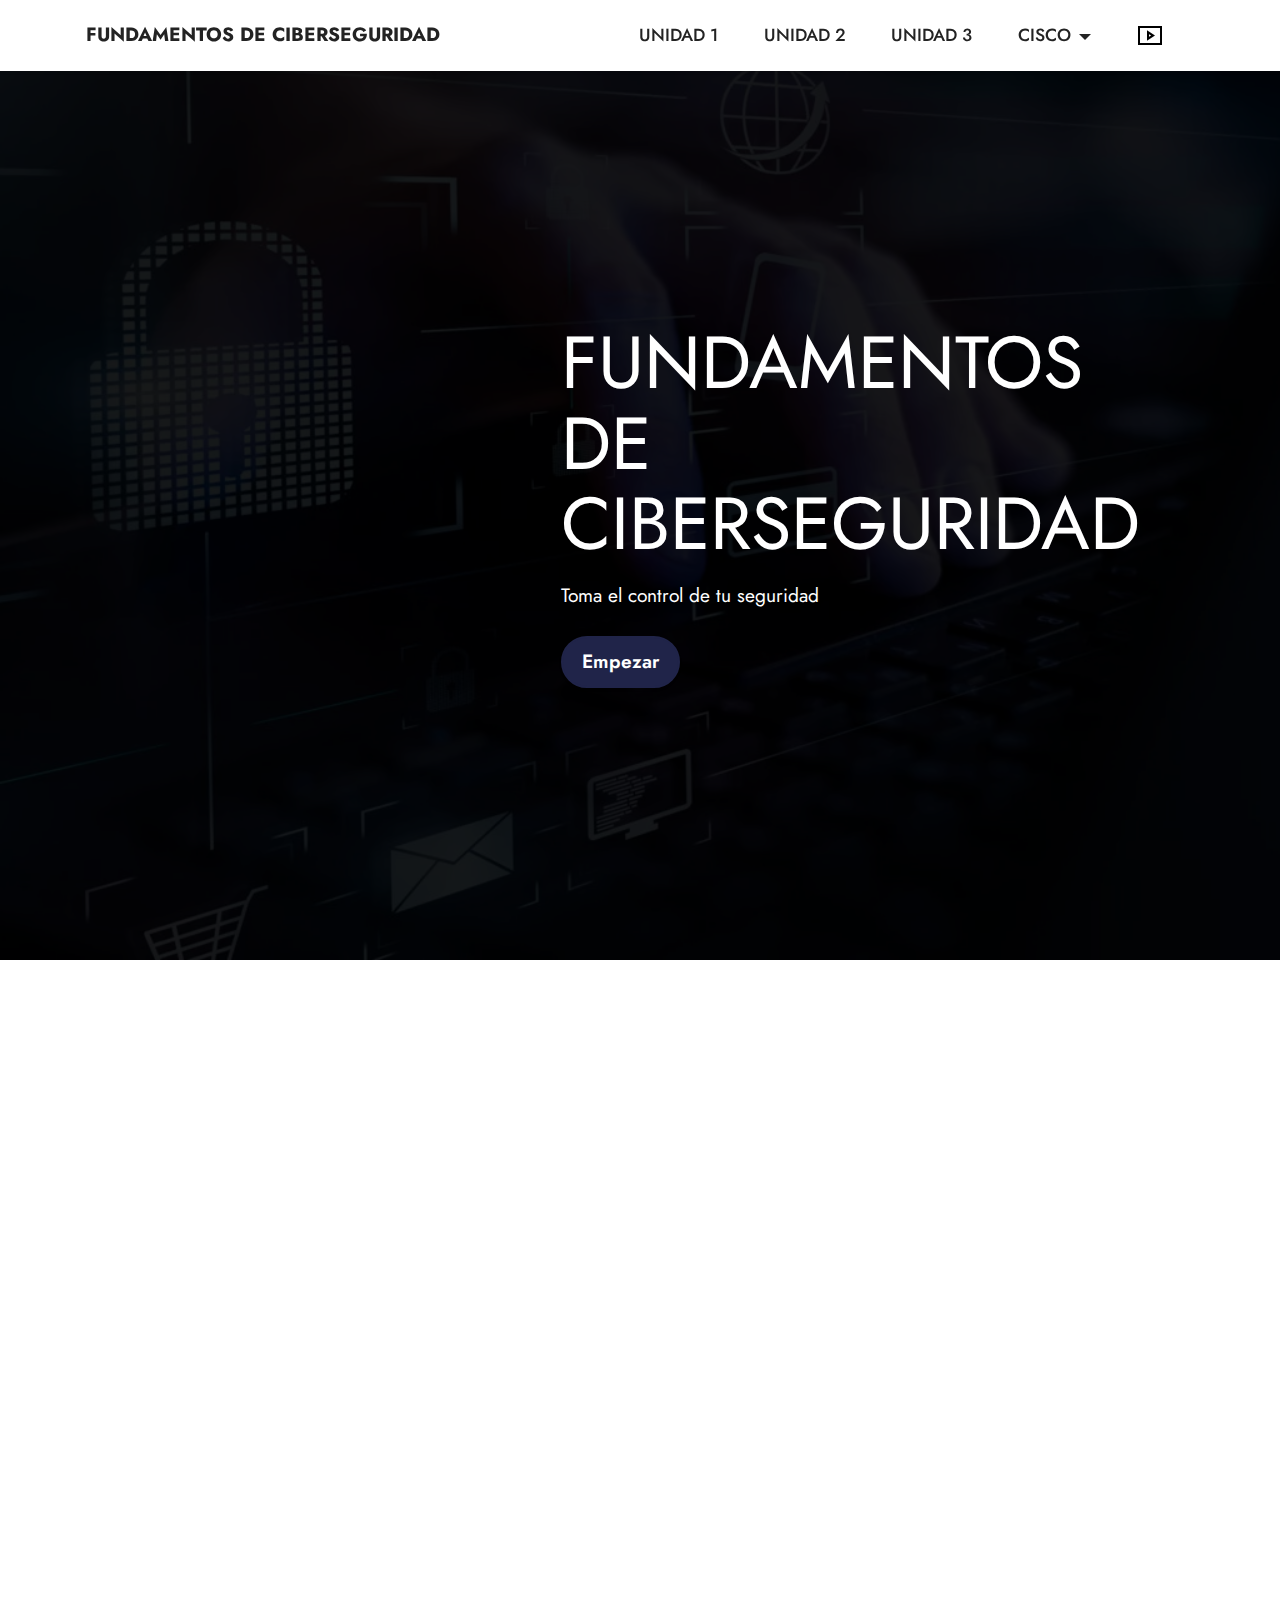
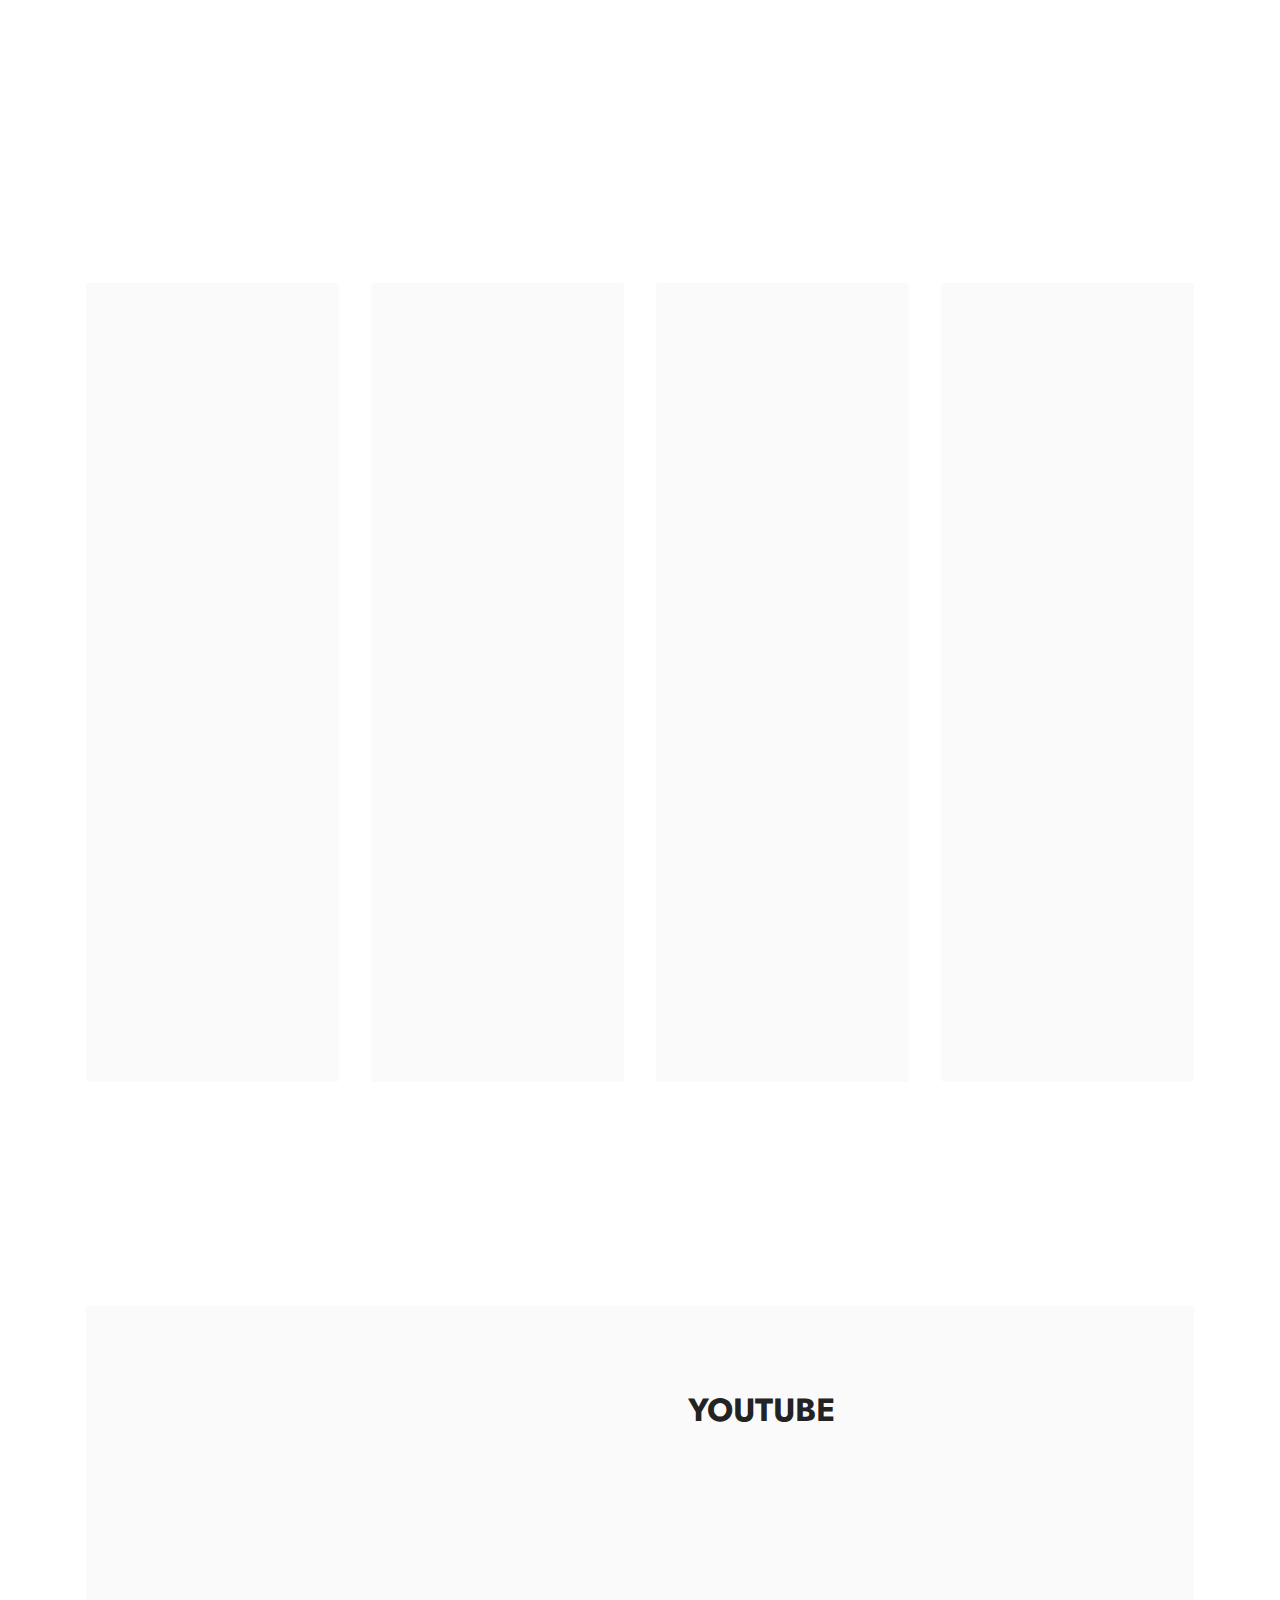
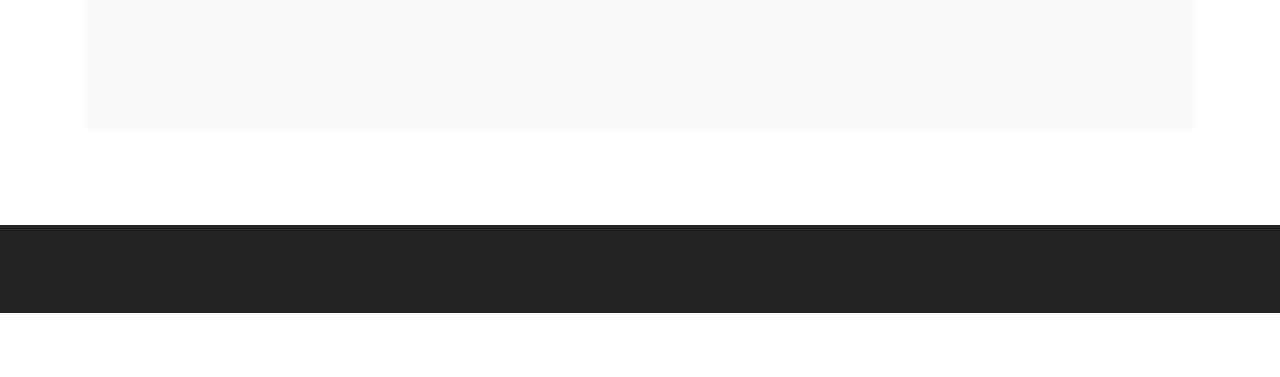
<file: index.html>
<!DOCTYPE html>
<html  >
<head>
  <!-- Site made with Mobirise Website Builder v5.8.4, https://mobirise.com -->
  <meta charset="UTF-8">
  <meta http-equiv="X-UA-Compatible" content="IE=edge">
  <meta name="generator" content="Mobirise v5.8.4, mobirise.com">
  <meta name="viewport" content="width=device-width, initial-scale=1, minimum-scale=1">
  <link rel="shortcut icon" href="assets/images/logo.png" type="image/x-icon">
  <meta name="description" content="">
  
  
  <title>Home</title>
  <link rel="stylesheet" href="assets/web/assets/mobirise-icons2/mobirise2.css">
  <link rel="stylesheet" href="assets/bootstrap/css/bootstrap.min.css">
  <link rel="stylesheet" href="assets/bootstrap/css/bootstrap-grid.min.css">
  <link rel="stylesheet" href="assets/bootstrap/css/bootstrap-reboot.min.css">
  <link rel="stylesheet" href="assets/animatecss/animate.css">
  <link rel="stylesheet" href="assets/dropdown/css/style.css">
  <link rel="stylesheet" href="assets/socicon/css/styles.css">
  <link rel="stylesheet" href="assets/theme/css/style.css">
  <link rel="preload" href="https://fonts.googleapis.com/css?family=Jost:100,200,300,400,500,600,700,800,900,100i,200i,300i,400i,500i,600i,700i,800i,900i&display=swap" as="style" onload="this.onload=null;this.rel='stylesheet'">
  <noscript><link rel="stylesheet" href="https://fonts.googleapis.com/css?family=Jost:100,200,300,400,500,600,700,800,900,100i,200i,300i,400i,500i,600i,700i,800i,900i&display=swap"></noscript>
  <link rel="preload" as="style" href="assets/mobirise/css/mbr-additional.css"><link rel="stylesheet" href="assets/mobirise/css/mbr-additional.css" type="text/css">

  
  
  
</head>
<body>
  
  <section data-bs-version="5.1" class="menu menu3 cid-tCsgJmqTar" once="menu" id="menu3-0">
    
    <nav class="navbar navbar-dropdown navbar-fixed-top navbar-expand-lg">
        <div class="container">
            <div class="navbar-brand">
                
                <span class="navbar-caption-wrap"><a class="navbar-caption text-black display-7" href="https://mobiri.se">FUNDAMENTOS DE CIBERSEGURIDAD</a></span>
            </div>
            <button class="navbar-toggler" type="button" data-toggle="collapse" data-bs-toggle="collapse" data-target="#navbarSupportedContent" data-bs-target="#navbarSupportedContent" aria-controls="navbarNavAltMarkup" aria-expanded="false" aria-label="Toggle navigation">
                <div class="hamburger">
                    <span></span>
                    <span></span>
                    <span></span>
                    <span></span>
                </div>
            </button>
            <div class="collapse navbar-collapse" id="navbarSupportedContent">
                <ul class="navbar-nav nav-dropdown nav-right" data-app-modern-menu="true"><li class="nav-item"><a class="nav-link link text-black display-4" href="https://mobiri.se">UNIDAD 1</a></li>
                    <li class="nav-item"><a class="nav-link link text-black display-4" href="https://mobiri.se">UNIDAD 2</a></li>
                    <li class="nav-item"><a class="nav-link link text-black display-4" href="https://mobiri.se">UNIDAD 3</a>
                    </li><li class="nav-item dropdown"><a class="nav-link link text-black dropdown-toggle display-4" href="https://mobiri.se" data-toggle="dropdown-submenu" data-bs-toggle="dropdown" data-bs-auto-close="outside" aria-expanded="false">CISCO</a><div class="dropdown-menu" aria-labelledby="dropdown-232"><a class="text-black dropdown-item display-4" href="https://mobiri.se">TEMA 1</a><a class="text-black dropdown-item display-4" href="https://mobiri.se">TEMA 2</a><a class="text-black dropdown-item display-4" href="https://mobiri.se">TEMA 3</a><a class="text-black dropdown-item display-4" href="https://mobiri.se">TEMA 4</a><a class="text-black dropdown-item display-4" href="https://mobiri.se">TEMA 5</a><a class="text-black dropdown-item display-4" href="https://mobiri.se">TEMA 6</a><a class="text-black dropdown-item display-4" href="https://mobiri.se">TEMA 7</a><a class="text-black dropdown-item display-4" href="https://mobiri.se">TEMA 8</a></div></li></ul>
                <div class="icons-menu">
                    <a class="iconfont-wrapper" href="https://mobiri.se" target="_blank">
                        <span class="p-2 mbr-iconfont mobi-mbri-video-play mobi-mbri"></span>
                    </a>
                    
                    
                    
                </div>
                
            </div>
        </div>
    </nav>
</section>

<section data-bs-version="5.1" class="header5 cid-tCsgSe872R mbr-fullscreen" id="header5-2">

    

    
    <div class="mbr-overlay" style="opacity: 0.9; background-color: rgb(0, 0, 0);"></div>

    <div class="container">
        <div class="row justify-content-end">
            <div class="col-12 col-lg-7">
                <h1 class="mbr-section-title mbr-fonts-style mbr-white mb-3 display-1">FUNDAMENTOS<br>DE<br>CIBERSEGURIDAD</h1>
                
                <p class="mbr-text mbr-fonts-style mbr-white display-7">
                    Toma el control de tu seguridad</p>
                <div class="mbr-section-btn mt-3"><a class="btn btn-warning display-7" href="https://mobiri.se">Empezar</a></div>
            </div>
        </div>
    </div>
</section>

<section data-bs-version="5.1" class="header15 cid-tCE6E0J2yY" id="header15-3">
    

    
    

    <div class="container">
        <div class="row justify-content-center">
            <div class="col-12 col-md">
                <div class="text-wrapper">
                    <h2 class="mbr-section-title mb-3 mbr-fonts-style display-2"><strong>¿Qué es la ciberseguridad?</strong></h2>
                    <p class="mbr-text mb-3 mbr-fonts-style display-7">
                        La ciberseguridad es la práctica de defender las computadoras, los servidores, los dispositivos móviles, los sistemas electrónicos, las redes y los datos de ataques maliciosos. También se conoce como seguridad de tecnología de la información o seguridad de la información electrónica. El término se aplica en diferentes contextos, desde los negocios hasta la informática móvil, y puede dividirse en algunas categorías comunes.
                    </p>
                    <div class="mbr-section-btn"><a class="btn btn-primary display-4" href="https://latam.kaspersky.com/resource-center/definitions/what-is-cyber-security" target="_blank">Leer más</a></div>
                </div>
            </div>
            <div class="mbr-figure col-12 col-md-7"><iframe class="mbr-embedded-video" src="https://www.youtube.com/embed/0Ro1Ny-SQWY?rel=0&amp;amp;&amp;showinfo=0&amp;autoplay=0&amp;loop=0" width="1280" height="720" frameborder="0" allowfullscreen></iframe></div>
        </div>
    </div>
</section>

<section data-bs-version="5.1" class="features3 cid-tCE6Gj8kSL" id="features3-4">
    
    
    <div class="container">
        <div class="mbr-section-head">
            <h4 class="mbr-section-title mbr-fonts-style align-center mb-0 display-2">
                <strong>CONTENIDO</strong></h4>
            <h5 class="mbr-section-subtitle mbr-fonts-style align-center mb-0 mt-2 display-5">En el presente trabajo abordaremos los temas fundamentales de la ciberseguridad</h5>
        </div>
        <div class="row mt-4">
            <div class="item features-image сol-12 col-md-6 col-lg-3">
                <div class="item-wrapper">
                    <div class="item-img">
                        <img src="assets/images/2-696x330.jpg" alt="Mobirise Website Builder" data-slide-to="0" data-bs-slide-to="0">
                    </div>
                    <div class="item-content">
                        <h5 class="item-title mbr-fonts-style display-7"><strong>TEMA 1: INTRODUCCIÓN A LA CIBERSEGURIDAD</strong></h5>
                        
                        <p class="mbr-text mbr-fonts-style mt-3 display-7">Identifica los riesgos y vulnerabilidades para el análisis de ciberataques, como medidas de prevención en la protección de datos y seguridad en las organizaciones.   del software a desarrollar</p>
                    </div>
                    <div class="mbr-section-btn item-footer mt-2"><a href="" class="btn btn-primary item-btn display-7" target="_blank">Leer más &gt;</a></div>
                </div>
            </div>
            <div class="item features-image сol-12 col-md-6 col-lg-3">
                <div class="item-wrapper">
                    <div class="item-img">
                        <img src="assets/images/tema-1-596x335.jpg" alt="Mobirise Website Builder" data-slide-to="1" data-bs-slide-to="1">
                    </div>
                    <div class="item-content">
                        <h5 class="item-title mbr-fonts-style display-7"><strong>TEMA 2. CONTROL DE LA CIBERSEGURIDAD</strong></h5>
                        
                        <p class="mbr-text mbr-fonts-style mt-3 display-7">Analiza mecanismos de protección de datos en las organizaciones, que permitan la prevención de ciberataques</p>
                    </div>
                    <div class="mbr-section-btn item-footer mt-2"><a href="" class="btn btn-primary item-btn display-7" target="_blank">Leer más &gt;</a></div>
                </div>
            </div>
            <div class="item features-image сol-12 col-md-6 col-lg-3">
                <div class="item-wrapper">
                    <div class="item-img">
                        <img src="assets/images/portada-629x472.jpg" alt="Mobirise Website Builder" data-slide-to="2" data-bs-slide-to="2">
                    </div>
                    <div class="item-content">
                        <h5 class="item-title mbr-fonts-style display-7"><strong>TEMA 3. CIBERSEGURIDAD EN LA TRANSFORMACIÓN DIGITAL</strong></h5>
                        
                        <p class="mbr-text mbr-fonts-style mt-3 display-7">Detecta factores de riesgo en los elementos de la infraestructura tecnológica asociados a la digitalización para proveer seguridad informática a los activos de la organización</p>
                    </div>
                    <div class="mbr-section-btn item-footer mt-2"><a href="" class="btn btn-primary item-btn display-7" target="_blank">Leer más &gt;</a></div>
                </div>
            </div><div class="item features-image сol-12 col-md-6 col-lg-3">
                <div class="item-wrapper">
                    <div class="item-img">
                        <img src="assets/images/wiit-banche-1280x720.jpg.webp" alt="Mobirise Website Builder" data-slide-to="3" data-bs-slide-to="3">
                    </div>
                    <div class="item-content">
                        <h5 class="item-title mbr-fonts-style display-7"><strong>TEMA 4. ASPECTOS LEGALES, REGULATORIOS Y ÉTICOS</strong></h5>
                        
                        <p class="mbr-text mbr-fonts-style mt-3 display-7">Detecta factores de riesgo en los elementos de la infraestructura tecnológica asociados a la digitalización para proveer seguridad informática a los activos de la organización</p>
                    </div>
                    <div class="mbr-section-btn item-footer mt-2"><a href="" class="btn btn-primary item-btn display-7" target="_blank">Leer más &gt;</a></div>
                </div>
            </div>
        </div>
    </div>
</section>

<section data-bs-version="5.1" class="features16 cid-tCE6JXP90c" id="features17-5">
    

    
    
    <div class="container">
        <div class="content-wrapper">
            <div class="row align-items-center">
                <div class="col-12 col-lg-6">
                    <div class="image-wrapper">
                        <img src="assets/images/neta-980x457.png" alt="Mobirise Website Builder">
                    </div>
                </div>
                <div class="col-12 col-lg">
                    <div class="text-wrapper">
                        <h6 class="card-title mbr-fonts-style display-5">
                            <strong>YOUTUBE</strong></h6>
                        <p class="mbr-text mbr-fonts-style mb-4 display-4">
                            Con la finalidad de dar un mejor servicio de aprendizaje en este curso, se creo Netalex, con el proposito de difundir cursos y videos informativos acerca de temas de informatica y ciberseguridad</p>
                        <div class="mbr-section-btn mt-3"><a class="btn btn-primary display-4" href="https://mobiri.se">Ir a Netalex</a></div>
                    </div>
                </div>
            </div>
        </div>
    </div>
</section>

<section data-bs-version="5.1" class="footer7 cid-tCEaA2qooG" once="footers" id="footer7-8">

    

    

    <div class="container">
        <div class="media-container-row align-center mbr-white">
            <div class="col-12">
                <p class="mbr-text mb-0 mbr-fonts-style display-7">
                    © Copyright 2025 Netalex - All Rights Reserved
                </p>
            </div>
        </div>
    </div>
</section><section class="display-7" style="padding: 0;align-items: center;justify-content: center;flex-wrap: wrap;    align-content: center;display: flex;position: relative;height: 4rem;"><a href="https://mobiri.se/2471222" style="flex: 1 1;height: 4rem;position: absolute;width: 100%;z-index: 1;"><img alt="" style="height: 4rem;" src="[data-uri]"></a><p style="margin: 0;text-align: center;" class="display-7">Created with &#8204;</p><a style="z-index:1" href="https://mobirise.com/builder/web-design-program.html">Web Design Program</a></section><script src="assets/bootstrap/js/bootstrap.bundle.min.js"></script>  <script src="assets/smoothscroll/smooth-scroll.js"></script>  <script src="assets/ytplayer/index.js"></script>  <script src="assets/dropdown/js/navbar-dropdown.js"></script>  <script src="assets/theme/js/script.js"></script>  
  
  
 <div id="scrollToTop" class="scrollToTop mbr-arrow-up"><a style="text-align: center;"><i class="mbr-arrow-up-icon mbr-arrow-up-icon-cm cm-icon cm-icon-smallarrow-up"></i></a></div>
    <input name="animation" type="hidden">
  </body>
</html>
</file>
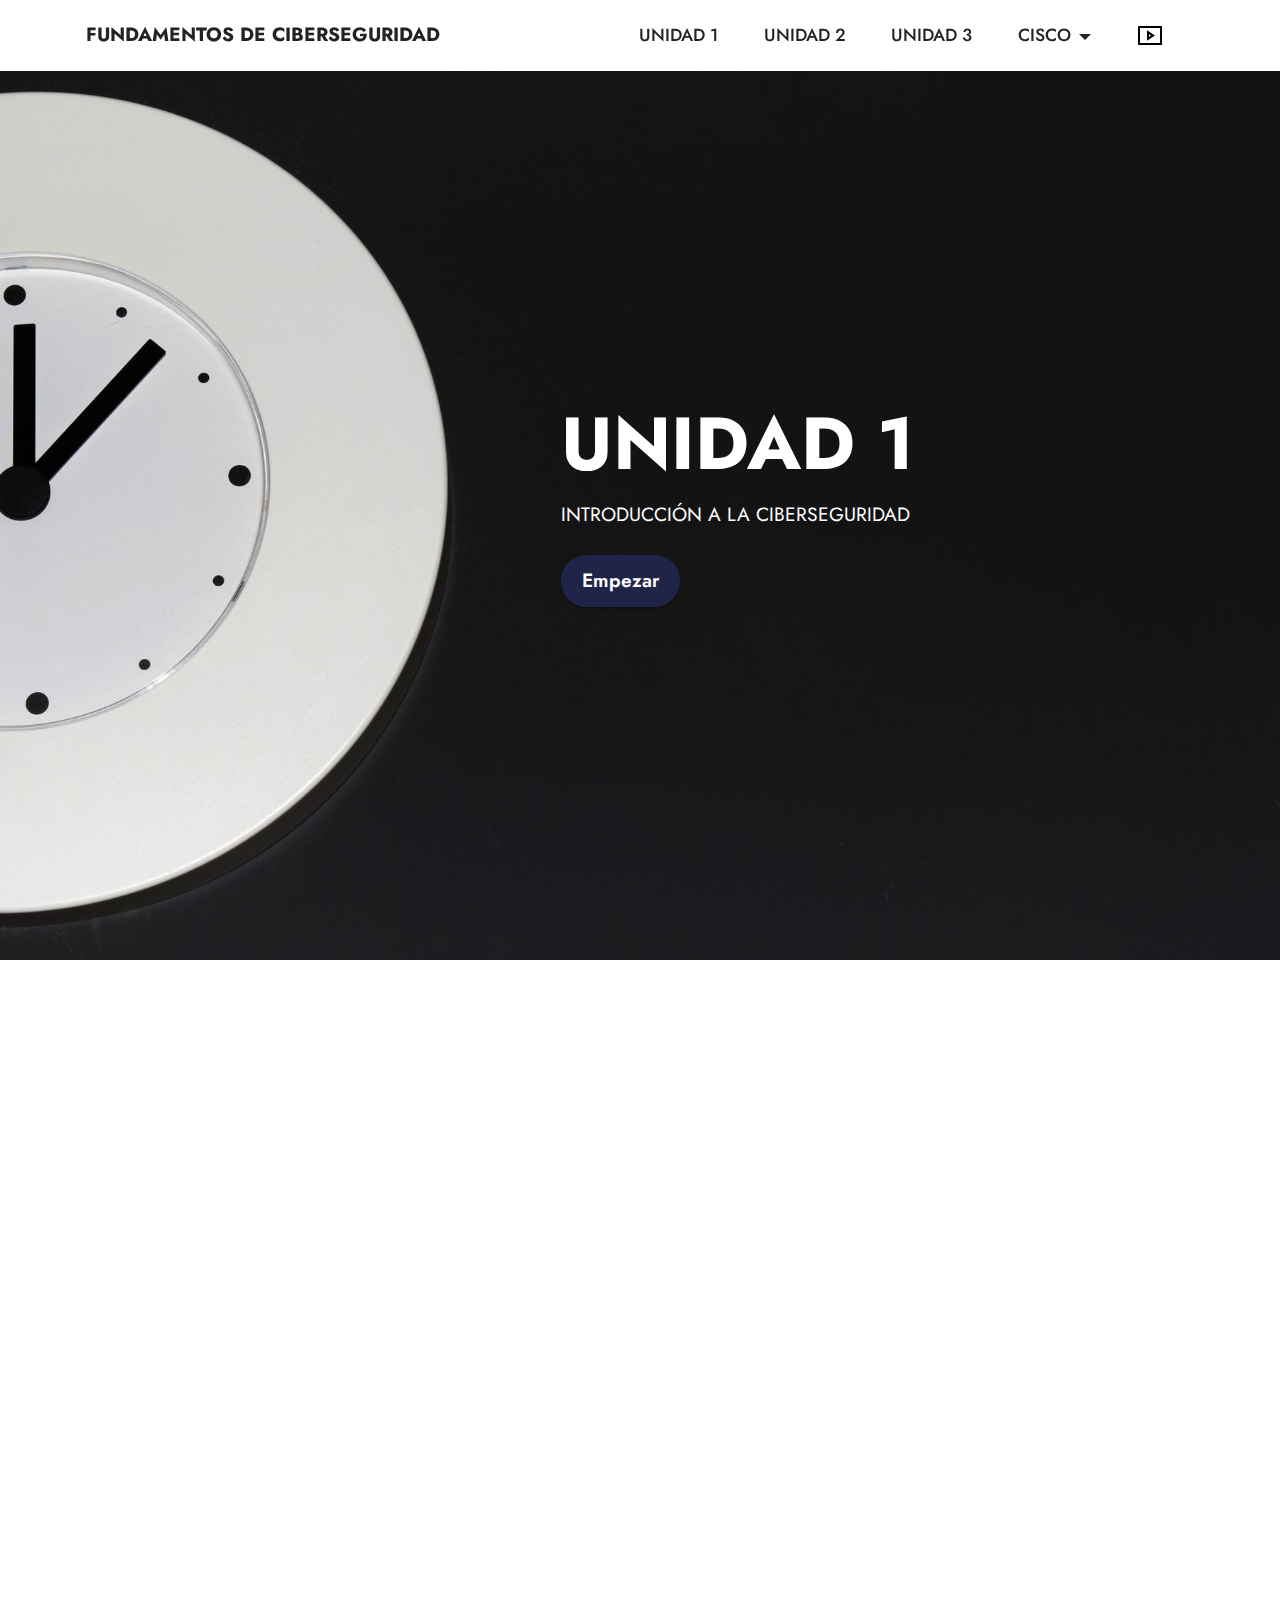
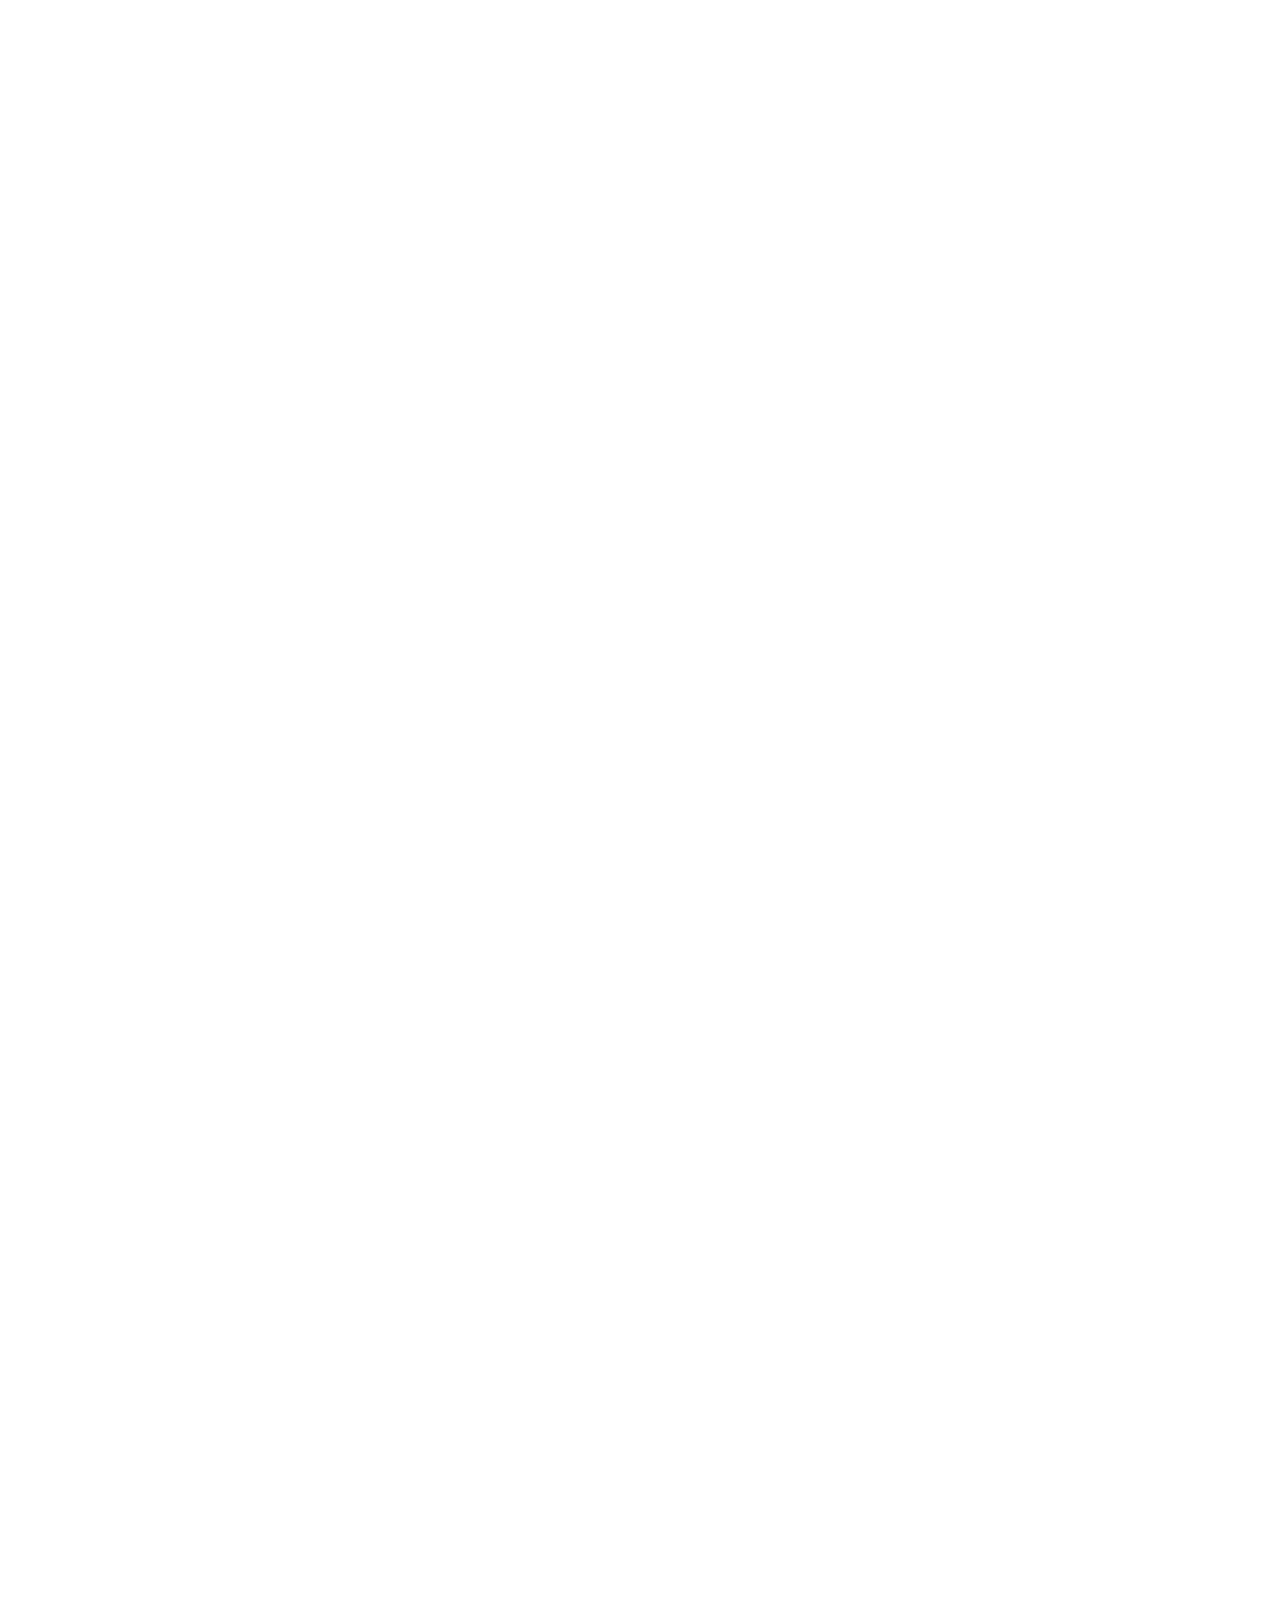
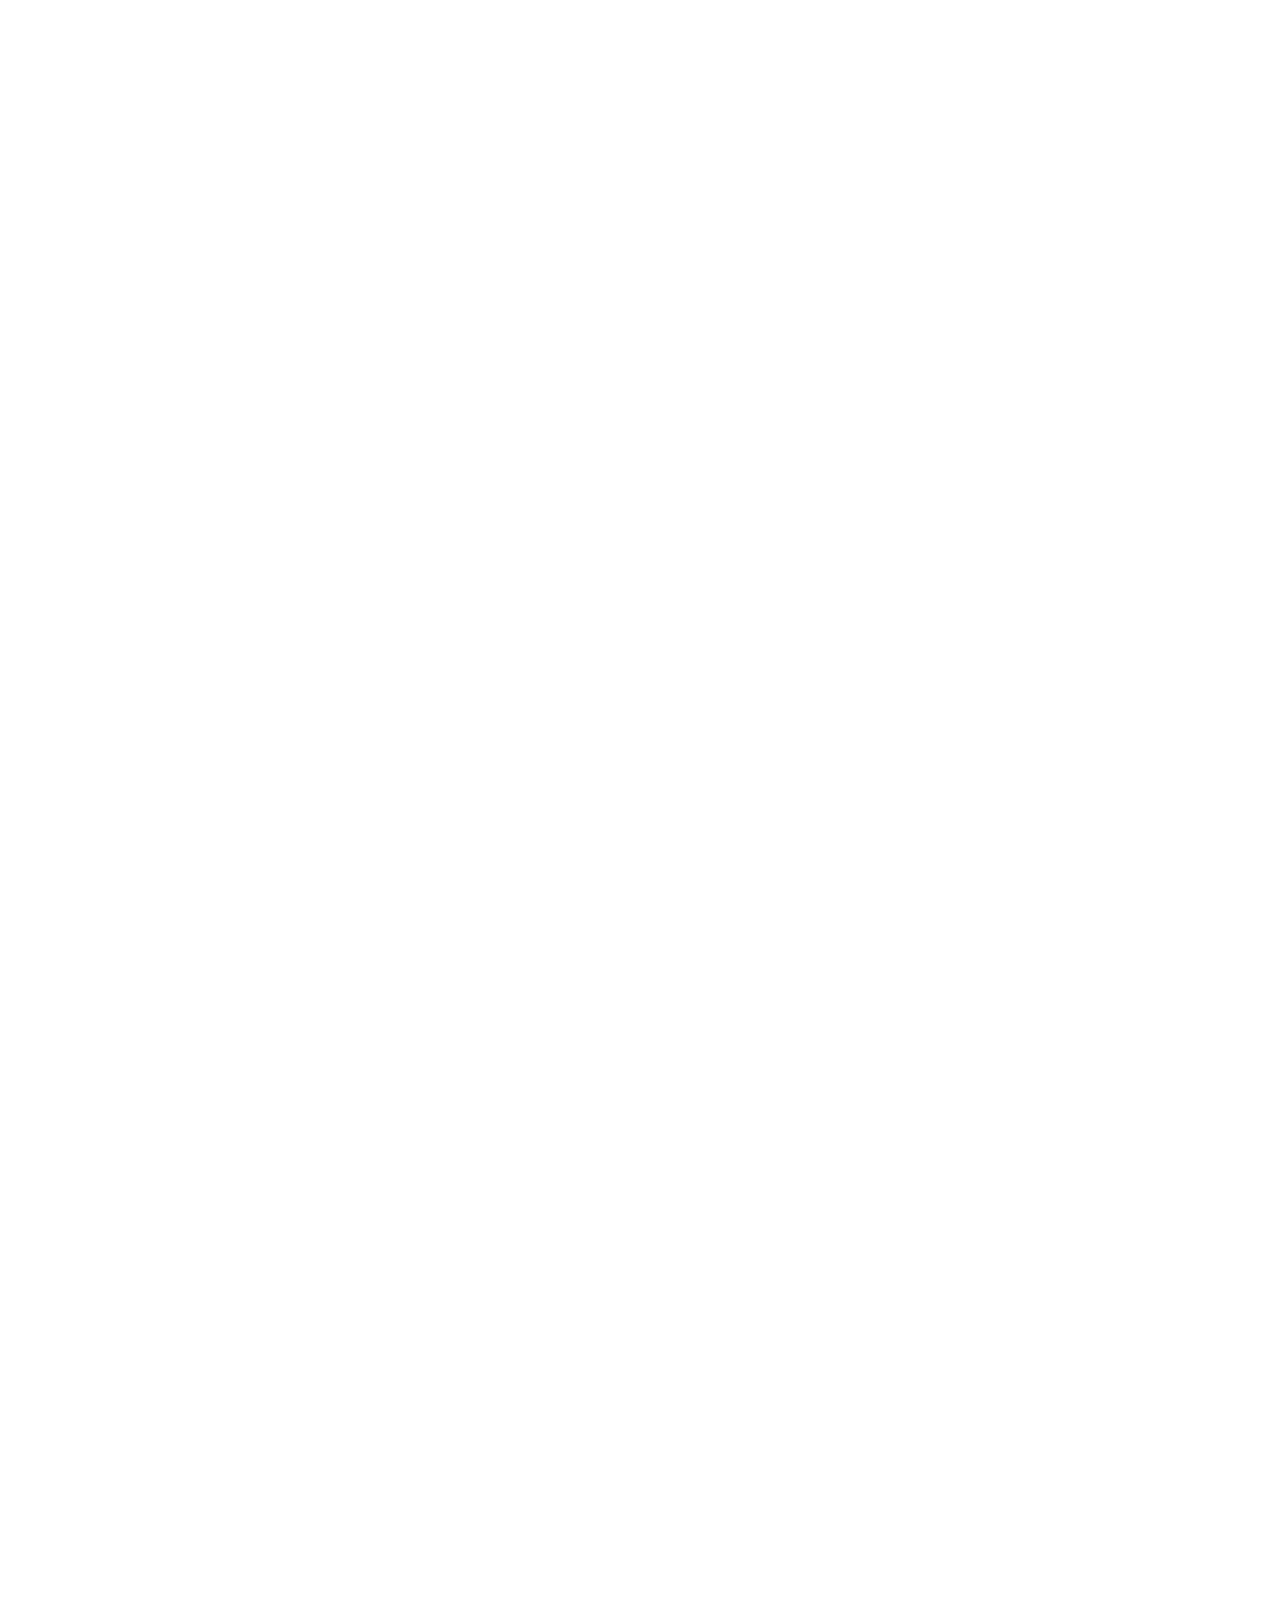
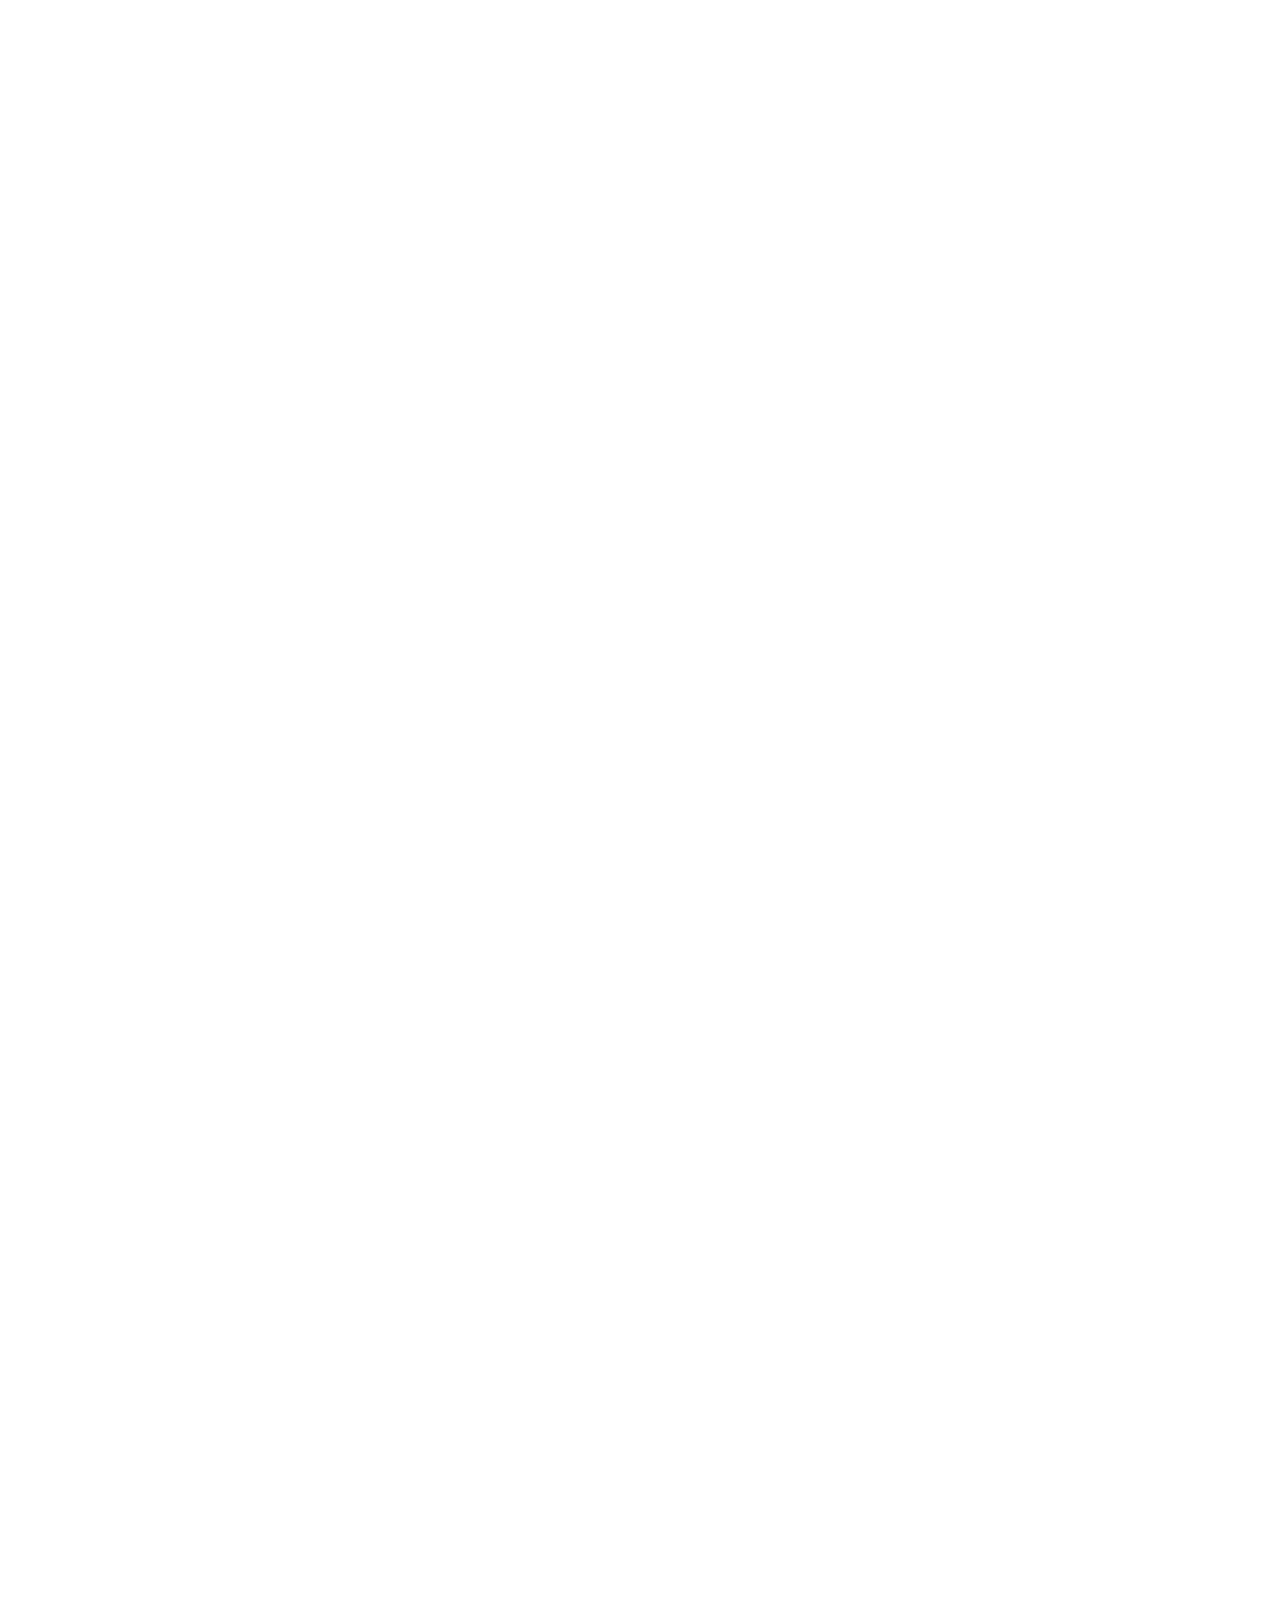
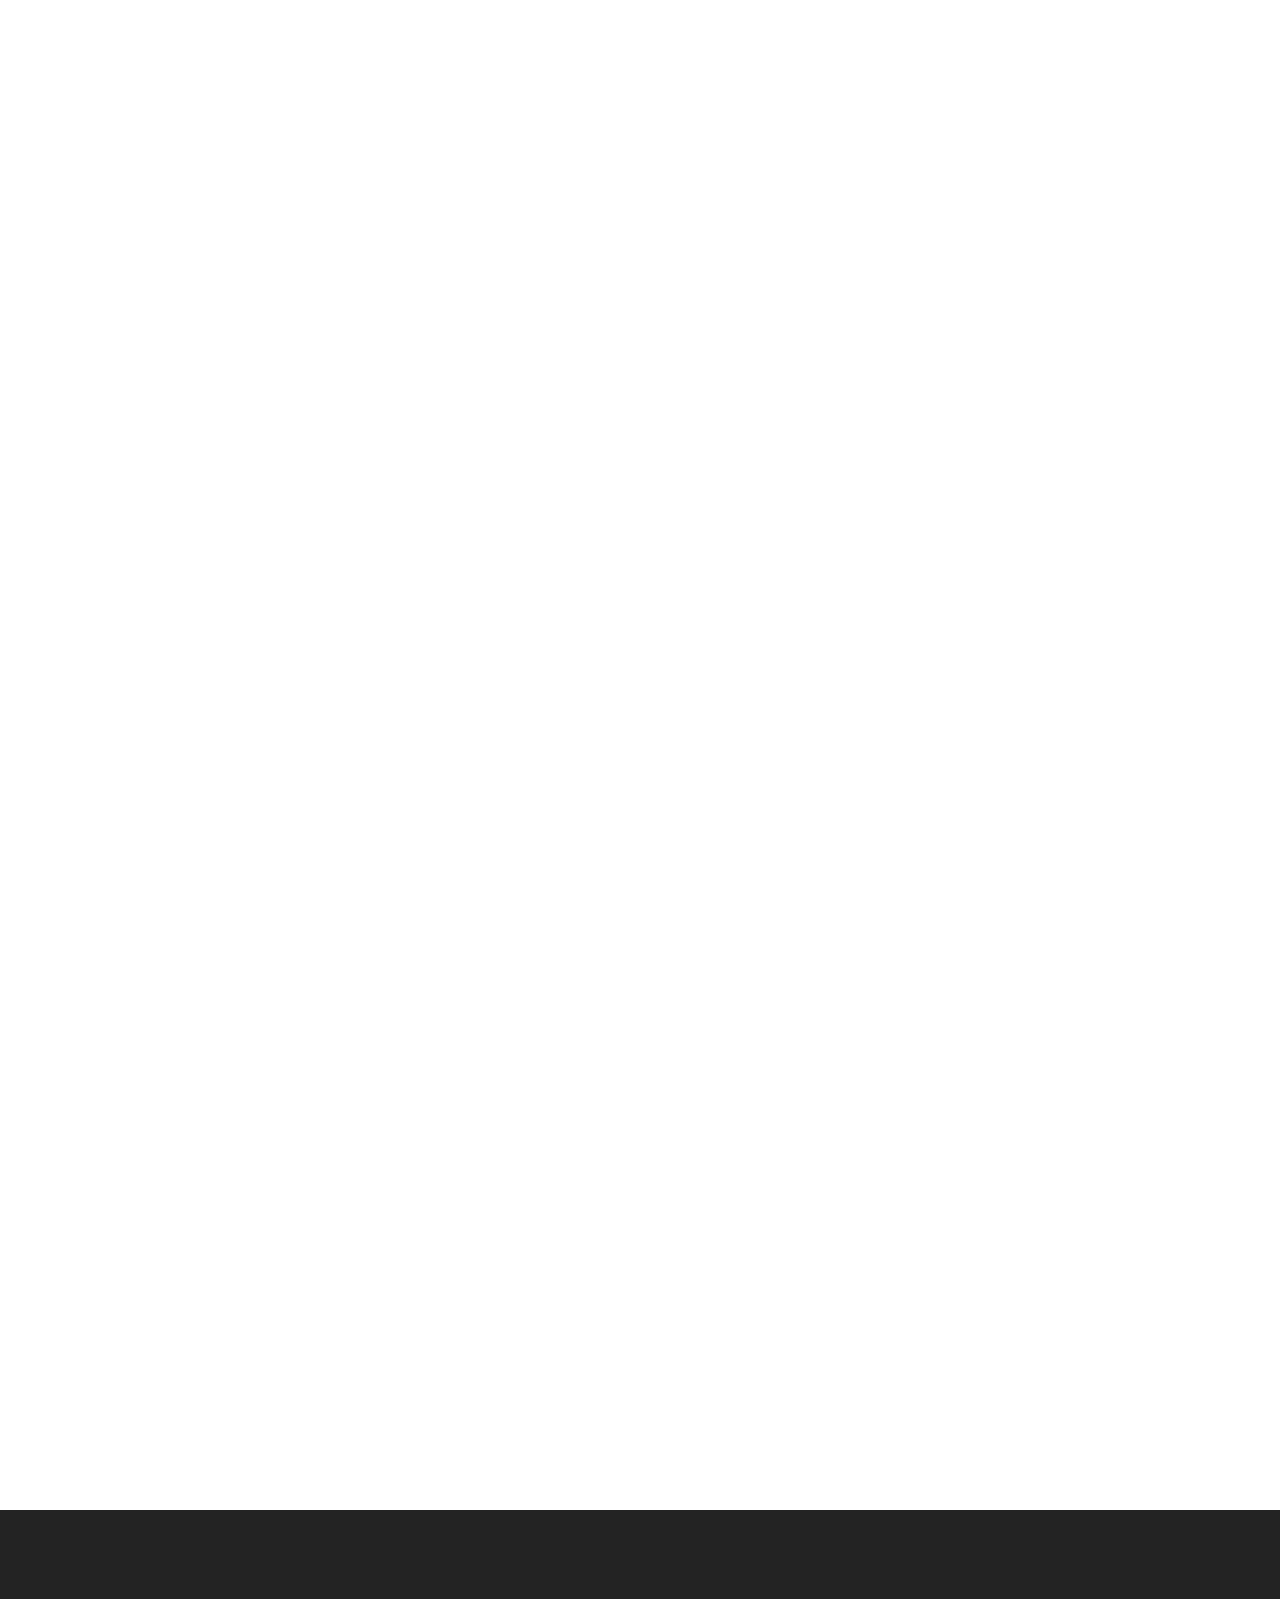
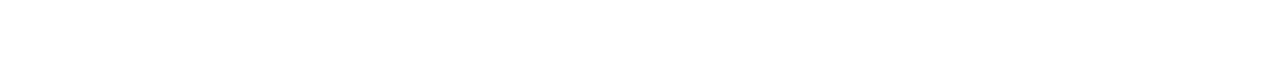
<file: page1.html>
<!DOCTYPE html>
<html  >
<head>
  <!-- Site made with Mobirise Website Builder v5.8.4, https://mobirise.com -->
  <meta charset="UTF-8">
  <meta http-equiv="X-UA-Compatible" content="IE=edge">
  <meta name="generator" content="Mobirise v5.8.4, mobirise.com">
  <meta name="viewport" content="width=device-width, initial-scale=1, minimum-scale=1">
  <link rel="shortcut icon" href="assets/images/logo.png" type="image/x-icon">
  <meta name="description" content="">
  
  
  <title>UNIDAD1</title>
  <link rel="stylesheet" href="assets/web/assets/mobirise-icons2/mobirise2.css">
  <link rel="stylesheet" href="assets/bootstrap/css/bootstrap.min.css">
  <link rel="stylesheet" href="assets/bootstrap/css/bootstrap-grid.min.css">
  <link rel="stylesheet" href="assets/bootstrap/css/bootstrap-reboot.min.css">
  <link rel="stylesheet" href="assets/animatecss/animate.css">
  <link rel="stylesheet" href="assets/dropdown/css/style.css">
  <link rel="stylesheet" href="assets/socicon/css/styles.css">
  <link rel="stylesheet" href="assets/theme/css/style.css">
  <link rel="preload" href="https://fonts.googleapis.com/css?family=Jost:100,200,300,400,500,600,700,800,900,100i,200i,300i,400i,500i,600i,700i,800i,900i&display=swap" as="style" onload="this.onload=null;this.rel='stylesheet'">
  <noscript><link rel="stylesheet" href="https://fonts.googleapis.com/css?family=Jost:100,200,300,400,500,600,700,800,900,100i,200i,300i,400i,500i,600i,700i,800i,900i&display=swap"></noscript>
  <link rel="preload" as="style" href="assets/mobirise/css/mbr-additional.css"><link rel="stylesheet" href="assets/mobirise/css/mbr-additional.css" type="text/css">

  
  
  
</head>
<body>
  
  <section data-bs-version="5.1" class="menu menu3 cid-tCsgJmqTar" once="menu" id="menu3-9">
    
    <nav class="navbar navbar-dropdown navbar-fixed-top navbar-expand-lg">
        <div class="container">
            <div class="navbar-brand">
                
                <span class="navbar-caption-wrap"><a class="navbar-caption text-black display-7" href="https://mobiri.se">FUNDAMENTOS DE CIBERSEGURIDAD</a></span>
            </div>
            <button class="navbar-toggler" type="button" data-toggle="collapse" data-bs-toggle="collapse" data-target="#navbarSupportedContent" data-bs-target="#navbarSupportedContent" aria-controls="navbarNavAltMarkup" aria-expanded="false" aria-label="Toggle navigation">
                <div class="hamburger">
                    <span></span>
                    <span></span>
                    <span></span>
                    <span></span>
                </div>
            </button>
            <div class="collapse navbar-collapse" id="navbarSupportedContent">
                <ul class="navbar-nav nav-dropdown nav-right" data-app-modern-menu="true"><li class="nav-item"><a class="nav-link link text-black display-4" href="https://mobiri.se">UNIDAD 1</a></li>
                    <li class="nav-item"><a class="nav-link link text-black display-4" href="https://mobiri.se">UNIDAD 2</a></li>
                    <li class="nav-item"><a class="nav-link link text-black display-4" href="https://mobiri.se">UNIDAD 3</a>
                    </li><li class="nav-item dropdown"><a class="nav-link link text-black dropdown-toggle display-4" href="https://mobiri.se" data-toggle="dropdown-submenu" data-bs-toggle="dropdown" data-bs-auto-close="outside" aria-expanded="false">CISCO</a><div class="dropdown-menu" aria-labelledby="dropdown-232"><a class="text-black dropdown-item display-4" href="https://mobiri.se">TEMA 1</a><a class="text-black dropdown-item display-4" href="https://mobiri.se">TEMA 2</a><a class="text-black dropdown-item display-4" href="https://mobiri.se">TEMA 3</a><a class="text-black dropdown-item display-4" href="https://mobiri.se">TEMA 4</a><a class="text-black dropdown-item display-4" href="https://mobiri.se">TEMA 5</a><a class="text-black dropdown-item display-4" href="https://mobiri.se">TEMA 6</a><a class="text-black dropdown-item display-4" href="https://mobiri.se">TEMA 7</a><a class="text-black dropdown-item display-4" href="https://mobiri.se">TEMA 8</a></div></li></ul>
                <div class="icons-menu">
                    <a class="iconfont-wrapper" href="https://mobiri.se" target="_blank">
                        <span class="p-2 mbr-iconfont mobi-mbri-video-play mobi-mbri"></span>
                    </a>
                    
                    
                    
                </div>
                
            </div>
        </div>
    </nav>
</section>

<section data-bs-version="5.1" class="header5 cid-tCEcgNkBbu mbr-fullscreen" id="header5-l">

    

    
    

    <div class="container">
        <div class="row justify-content-end">
            <div class="col-12 col-lg-7">
                <h1 class="mbr-section-title mbr-fonts-style mbr-white mb-3 display-1"><strong>UNIDAD 1</strong></h1>
                
                <p class="mbr-text mbr-fonts-style mbr-white display-7">
                    INTRODUCCIÓN A LA CIBERSEGURIDAD</p>
                <div class="mbr-section-btn mt-3"><a class="btn btn-warning display-7" href="https://mobiri.se">Empezar</a></div>
            </div>
        </div>
    </div>
</section>

<section data-bs-version="5.1" class="image2 cid-tDcL68sQ4P" id="image2-m">
    

    
    

    <div class="container">
        <div class="row align-items-center">
            <div class="col-12 col-lg-6">
                <div class="image-wrapper">
                    <img src="assets/images/blue-and-pink-simple-weekly-pricing-table-1024x768.png" alt="Mobirise Website Builder">
                    
                </div>
            </div>
            <div class="col-12 col-lg">
                <div class="text-wrapper">
                    <h3 class="mbr-section-title mbr-fonts-style mb-3 display-5">
                        <strong>UNIDAD 1</strong></h3>
                    <p class="mbr-text mbr-fonts-style display-7">En la presente figura se muestra las practicas y actividades faltantes dentro de la 1ra Unidad de la materia FUNDAMENTOS DE CIBERSEGURIDAD.</p>
                </div>
            </div>
        </div>
    </div>
</section>

<section data-bs-version="5.1" class="video4 cid-tCEaV1TWnO" id="video4-b">
    
    
    
    <div class="container">
        <div class="title-wrapper mb-5">
            <h4 class="mbr-section-title mbr-fonts-style mb-0 display-2"><strong>Actividad 1.1 Conceptos básicos de ciberseguridad</strong></h4>
        </div>
        <div class="row align-items-center">
            <div class="col-12 col-lg-6 video-block">
                <div class="video-wrapper"><iframe class="mbr-embedded-video" src="https://www.youtube.com/embed/HujDEPAWboE?rel=0&amp;amp;&amp;showinfo=0&amp;autoplay=0&amp;loop=0" width="1280" height="720" frameborder="0" allowfullscreen></iframe></div>
                <p class="mbr-description pt-2 mbr-fonts-style display-4">
                    Video Description</p>
            </div>
            <div class="col-12 col-lg">
                <div class="text-wrapper">
                    <h5 class="mbr-section-subtitle mbr-fonts-style mb-3 display-5">
                        <strong>Video with description</strong>
                    </h5>
                    <p class="mbr-text mbr-fonts-style display-7">
                        Use Mobirise website building software to create multiple sites for commercial and non-profit projects. Click on the video preview in this block to add the link to your video. Make sure that your video is not private. You can add a description below the video. If you want to hide some of the text fields, open the Block parameters, and uncheck relevant options.</p>
                </div>
            </div>
        </div>
    </div>
</section>

<section data-bs-version="5.1" class="video5 cid-tCEaVnGorN" id="video5-c">
    

    
    
    <div class="container">
        <div class="title-wrapper mb-5">
            <h4 class="mbr-section-title mbr-fonts-style mb-0 display-2">
                <strong>Watch Video</strong>
            </h4>
        </div>
        <div class="row align-items-center">
            <div class="col-12 col-lg-6 video-block">
                <div class="video-wrapper"><iframe class="mbr-embedded-video" src="https://www.youtube.com/embed/VA8PzkQa8d8?rel=0&amp;amp;&amp;showinfo=0&amp;autoplay=0&amp;loop=0" width="1280" height="720" frameborder="0" allowfullscreen></iframe></div>
                <p class="mbr-description pt-2 mbr-fonts-style display-4">
                    Video Description</p>
            </div>
            <div class="col-12 col-lg">
                <div class="text-wrapper">
                    <h3 class="mbr-section-subtitle mbr-fonts-style mb-3 display-5">
                        <strong>View in Action</strong></h3>
                    <p class="mbr-text mbr-fonts-style display-7">
                        Use Mobirise website building software to create multiple sites for commercial and non-profit projects. Click on the video preview in this block to add the link to your video. Make sure that your video is not private. You can add a description below the video. If you want to hide some of the text fields, open the Block parameters, and uncheck relevant options.</p>
                </div>
            </div>
        </div>
    </div>
</section>

<section data-bs-version="5.1" class="video4 cid-tCEaWi6InP" id="video4-d">
    
    
    
    <div class="container">
        <div class="title-wrapper mb-5">
            <h4 class="mbr-section-title mbr-fonts-style mb-0 display-2">
                <strong>Watch Video</strong>
            </h4>
        </div>
        <div class="row align-items-center">
            <div class="col-12 col-lg-6 video-block">
                <div class="video-wrapper"><iframe class="mbr-embedded-video" src="https://www.youtube.com/embed/HujDEPAWboE?rel=0&amp;amp;&amp;showinfo=0&amp;autoplay=0&amp;loop=0" width="1280" height="720" frameborder="0" allowfullscreen></iframe></div>
                <p class="mbr-description pt-2 mbr-fonts-style display-4">
                    Video Description</p>
            </div>
            <div class="col-12 col-lg">
                <div class="text-wrapper">
                    <h5 class="mbr-section-subtitle mbr-fonts-style mb-3 display-5">
                        <strong>Video with description</strong>
                    </h5>
                    <p class="mbr-text mbr-fonts-style display-7">
                        Use Mobirise website building software to create multiple sites for commercial and non-profit projects. Click on the video preview in this block to add the link to your video. Make sure that your video is not private. You can add a description below the video. If you want to hide some of the text fields, open the Block parameters, and uncheck relevant options.</p>
                </div>
            </div>
        </div>
    </div>
</section>

<section data-bs-version="5.1" class="video5 cid-tCEaWFfZx2" id="video5-e">
    

    
    
    <div class="container">
        <div class="title-wrapper mb-5">
            <h4 class="mbr-section-title mbr-fonts-style mb-0 display-2">
                <strong>Watch Video</strong>
            </h4>
        </div>
        <div class="row align-items-center">
            <div class="col-12 col-lg-6 video-block">
                <div class="video-wrapper"><iframe class="mbr-embedded-video" src="https://www.youtube.com/embed/VA8PzkQa8d8?rel=0&amp;amp;&amp;showinfo=0&amp;autoplay=0&amp;loop=0" width="1280" height="720" frameborder="0" allowfullscreen></iframe></div>
                <p class="mbr-description pt-2 mbr-fonts-style display-4">
                    Video Description</p>
            </div>
            <div class="col-12 col-lg">
                <div class="text-wrapper">
                    <h3 class="mbr-section-subtitle mbr-fonts-style mb-3 display-5">
                        <strong>View in Action</strong></h3>
                    <p class="mbr-text mbr-fonts-style display-7">
                        Use Mobirise website building software to create multiple sites for commercial and non-profit projects. Click on the video preview in this block to add the link to your video. Make sure that your video is not private. You can add a description below the video. If you want to hide some of the text fields, open the Block parameters, and uncheck relevant options.</p>
                </div>
            </div>
        </div>
    </div>
</section>

<section data-bs-version="5.1" class="video4 cid-tCEaXl6odL" id="video4-f">
    
    
    
    <div class="container">
        <div class="title-wrapper mb-5">
            <h4 class="mbr-section-title mbr-fonts-style mb-0 display-2">
                <strong>Watch Video</strong>
            </h4>
        </div>
        <div class="row align-items-center">
            <div class="col-12 col-lg-6 video-block">
                <div class="video-wrapper"><iframe class="mbr-embedded-video" src="https://www.youtube.com/embed/HujDEPAWboE?rel=0&amp;amp;&amp;showinfo=0&amp;autoplay=0&amp;loop=0" width="1280" height="720" frameborder="0" allowfullscreen></iframe></div>
                <p class="mbr-description pt-2 mbr-fonts-style display-4">
                    Video Description</p>
            </div>
            <div class="col-12 col-lg">
                <div class="text-wrapper">
                    <h5 class="mbr-section-subtitle mbr-fonts-style mb-3 display-5">
                        <strong>Video with description</strong>
                    </h5>
                    <p class="mbr-text mbr-fonts-style display-7">
                        Use Mobirise website building software to create multiple sites for commercial and non-profit projects. Click on the video preview in this block to add the link to your video. Make sure that your video is not private. You can add a description below the video. If you want to hide some of the text fields, open the Block parameters, and uncheck relevant options.</p>
                </div>
            </div>
        </div>
    </div>
</section>

<section data-bs-version="5.1" class="video5 cid-tDHlTGjyFw" id="video5-n">
    

    
    
    <div class="container">
        <div class="title-wrapper mb-5">
            <h4 class="mbr-section-title mbr-fonts-style mb-0 display-2">
                <strong>Watch Video</strong>
            </h4>
        </div>
        <div class="row align-items-center">
            <div class="col-12 col-lg-6 video-block">
                <div class="video-wrapper"><iframe class="mbr-embedded-video" src="https://www.youtube.com/embed/VA8PzkQa8d8?rel=0&amp;amp;&amp;showinfo=0&amp;autoplay=0&amp;loop=0" width="1280" height="720" frameborder="0" allowfullscreen></iframe></div>
                <p class="mbr-description pt-2 mbr-fonts-style display-4">
                    Video Description</p>
            </div>
            <div class="col-12 col-lg">
                <div class="text-wrapper">
                    <h3 class="mbr-section-subtitle mbr-fonts-style mb-3 display-5">
                        <strong>View in Action</strong></h3>
                    <p class="mbr-text mbr-fonts-style display-7">
                        Use Mobirise website building software to create multiple sites for commercial and non-profit projects. Click on the video preview in this block to add the link to your video. Make sure that your video is not private. You can add a description below the video. If you want to hide some of the text fields, open the Block parameters, and uncheck relevant options.</p>
                </div>
            </div>
        </div>
    </div>
</section>

<section data-bs-version="5.1" class="video4 cid-tDHlUyi6Bh" id="video4-o">
    
    
    
    <div class="container">
        <div class="title-wrapper mb-5">
            <h4 class="mbr-section-title mbr-fonts-style mb-0 display-2">
                <strong>Watch Video</strong>
            </h4>
        </div>
        <div class="row align-items-center">
            <div class="col-12 col-lg-6 video-block">
                <div class="video-wrapper"><iframe class="mbr-embedded-video" src="https://www.youtube.com/embed/HujDEPAWboE?rel=0&amp;amp;&amp;showinfo=0&amp;autoplay=0&amp;loop=0" width="1280" height="720" frameborder="0" allowfullscreen></iframe></div>
                <p class="mbr-description pt-2 mbr-fonts-style display-4">
                    Video Description</p>
            </div>
            <div class="col-12 col-lg">
                <div class="text-wrapper">
                    <h5 class="mbr-section-subtitle mbr-fonts-style mb-3 display-5">
                        <strong>Video with description</strong>
                    </h5>
                    <p class="mbr-text mbr-fonts-style display-7">
                        Use Mobirise website building software to create multiple sites for commercial and non-profit projects. Click on the video preview in this block to add the link to your video. Make sure that your video is not private. You can add a description below the video. If you want to hide some of the text fields, open the Block parameters, and uncheck relevant options.</p>
                </div>
            </div>
        </div>
    </div>
</section>

<section data-bs-version="5.1" class="video5 cid-tDHlWxH5fZ" id="video5-p">
    

    
    
    <div class="container">
        <div class="title-wrapper mb-5">
            <h4 class="mbr-section-title mbr-fonts-style mb-0 display-2">
                <strong>Watch Video</strong>
            </h4>
        </div>
        <div class="row align-items-center">
            <div class="col-12 col-lg-6 video-block">
                <div class="video-wrapper"><iframe class="mbr-embedded-video" src="https://www.youtube.com/embed/VA8PzkQa8d8?rel=0&amp;amp;&amp;showinfo=0&amp;autoplay=0&amp;loop=0" width="1280" height="720" frameborder="0" allowfullscreen></iframe></div>
                <p class="mbr-description pt-2 mbr-fonts-style display-4">
                    Video Description</p>
            </div>
            <div class="col-12 col-lg">
                <div class="text-wrapper">
                    <h3 class="mbr-section-subtitle mbr-fonts-style mb-3 display-5">
                        <strong>View in Action</strong></h3>
                    <p class="mbr-text mbr-fonts-style display-7">
                        Use Mobirise website building software to create multiple sites for commercial and non-profit projects. Click on the video preview in this block to add the link to your video. Make sure that your video is not private. You can add a description below the video. If you want to hide some of the text fields, open the Block parameters, and uncheck relevant options.</p>
                </div>
            </div>
        </div>
    </div>
</section>

<section data-bs-version="5.1" class="video4 cid-tDHlX801Ms" id="video4-q">
    
    
    
    <div class="container">
        <div class="title-wrapper mb-5">
            <h4 class="mbr-section-title mbr-fonts-style mb-0 display-2">
                <strong>Watch Video</strong>
            </h4>
        </div>
        <div class="row align-items-center">
            <div class="col-12 col-lg-6 video-block">
                <div class="video-wrapper"><iframe class="mbr-embedded-video" src="https://www.youtube.com/embed/HujDEPAWboE?rel=0&amp;amp;&amp;showinfo=0&amp;autoplay=0&amp;loop=0" width="1280" height="720" frameborder="0" allowfullscreen></iframe></div>
                <p class="mbr-description pt-2 mbr-fonts-style display-4">
                    Video Description</p>
            </div>
            <div class="col-12 col-lg">
                <div class="text-wrapper">
                    <h5 class="mbr-section-subtitle mbr-fonts-style mb-3 display-5">
                        <strong>Video with description</strong>
                    </h5>
                    <p class="mbr-text mbr-fonts-style display-7">
                        Use Mobirise website building software to create multiple sites for commercial and non-profit projects. Click on the video preview in this block to add the link to your video. Make sure that your video is not private. You can add a description below the video. If you want to hide some of the text fields, open the Block parameters, and uncheck relevant options.</p>
                </div>
            </div>
        </div>
    </div>
</section>

<section data-bs-version="5.1" class="video5 cid-tDHlYijGle" id="video5-r">
    

    
    
    <div class="container">
        <div class="title-wrapper mb-5">
            <h4 class="mbr-section-title mbr-fonts-style mb-0 display-2">
                <strong>Watch Video</strong>
            </h4>
        </div>
        <div class="row align-items-center">
            <div class="col-12 col-lg-6 video-block">
                <div class="video-wrapper"><iframe class="mbr-embedded-video" src="https://www.youtube.com/embed/VA8PzkQa8d8?rel=0&amp;amp;&amp;showinfo=0&amp;autoplay=0&amp;loop=0" width="1280" height="720" frameborder="0" allowfullscreen></iframe></div>
                <p class="mbr-description pt-2 mbr-fonts-style display-4">
                    Video Description</p>
            </div>
            <div class="col-12 col-lg">
                <div class="text-wrapper">
                    <h3 class="mbr-section-subtitle mbr-fonts-style mb-3 display-5">
                        <strong>View in Action</strong></h3>
                    <p class="mbr-text mbr-fonts-style display-7">
                        Use Mobirise website building software to create multiple sites for commercial and non-profit projects. Click on the video preview in this block to add the link to your video. Make sure that your video is not private. You can add a description below the video. If you want to hide some of the text fields, open the Block parameters, and uncheck relevant options.</p>
                </div>
            </div>
        </div>
    </div>
</section>

<section data-bs-version="5.1" class="footer7 cid-tCEaA2qooG" once="footers" id="footer7-a">

    

    

    <div class="container">
        <div class="media-container-row align-center mbr-white">
            <div class="col-12">
                <p class="mbr-text mb-0 mbr-fonts-style display-7">
                    © Copyright 2025 Netalex - All Rights Reserved
                </p>
            </div>
        </div>
    </div>
</section><section class="display-7" style="padding: 0;align-items: center;justify-content: center;flex-wrap: wrap;    align-content: center;display: flex;position: relative;height: 4rem;"><a href="https://mobiri.se/2471222" style="flex: 1 1;height: 4rem;position: absolute;width: 100%;z-index: 1;"><img alt="" style="height: 4rem;" src="[data-uri]"></a><p style="margin: 0;text-align: center;" class="display-7">Made with &#8204;</p><a style="z-index:1" href="https://mobirise.com/builder/no-code-website-builder.html">No Code Website Builder</a></section><script src="assets/bootstrap/js/bootstrap.bundle.min.js"></script>  <script src="assets/smoothscroll/smooth-scroll.js"></script>  <script src="assets/ytplayer/index.js"></script>  <script src="assets/dropdown/js/navbar-dropdown.js"></script>  <script src="assets/playervimeo/vimeo_player.js"></script>  <script src="assets/theme/js/script.js"></script>  
  
  
 <div id="scrollToTop" class="scrollToTop mbr-arrow-up"><a style="text-align: center;"><i class="mbr-arrow-up-icon mbr-arrow-up-icon-cm cm-icon cm-icon-smallarrow-up"></i></a></div>
    <input name="animation" type="hidden">
  </body>
</html>
</file>
<file: assets/web/assets/mobirise-icons2/mobirise2.css>
@font-face {
  font-family: 'Moririse2';
  font-display: swap;
  src:  url('mobirise2.eot?f2bix4');
  src:  url('mobirise2.eot?f2bix4#iefix') format('embedded-opentype'),
    url('mobirise2.ttf?f2bix4') format('truetype'),
    url('mobirise2.woff?f2bix4') format('woff'),
    url('mobirise2.svg?f2bix4#mobirise2') format('svg');
  font-weight: normal;
  font-style: normal;
}

[class^="mobi-"], [class*=" mobi-"] {
  /* use !important to prevent issues with browser extensions that change fonts */
  font-family: 'Moririse2' !important;
  speak: none;
  font-style: normal;
  font-weight: normal;
  font-variant: normal;
  text-transform: none;
  line-height: 1;

  /* Better Font Rendering =========== */
  -webkit-font-smoothing: antialiased;
  -moz-osx-font-smoothing: grayscale;
}

.mobi-mbri-add-submenu:before {
  content: "\e900";
}
.mobi-mbri-alert:before {
  content: "\e901";
}
.mobi-mbri-align-center:before {
  content: "\e902";
}
.mobi-mbri-align-justify:before {
  content: "\e903";
}
.mobi-mbri-align-left:before {
  content: "\e904";
}
.mobi-mbri-align-right:before {
  content: "\e905";
}
.mobi-mbri-android:before {
  content: "\e906";
}
.mobi-mbri-apple:before {
  content: "\e907";
}
.mobi-mbri-arrow-down:before {
  content: "\e908";
}
.mobi-mbri-arrow-next:before {
  content: "\e909";
}
.mobi-mbri-arrow-prev:before {
  content: "\e90a";
}
.mobi-mbri-arrow-up:before {
  content: "\e90b";
}
.mobi-mbri-bold:before {
  content: "\e90c";
}
.mobi-mbri-bookmark:before {
  content: "\e90d";
}
.mobi-mbri-bootstrap:before {
  content: "\e90e";
}
.mobi-mbri-briefcase:before {
  content: "\e90f";
}
.mobi-mbri-browse:before {
  content: "\e910";
}
.mobi-mbri-bulleted-list:before {
  content: "\e911";
}
.mobi-mbri-calendar:before {
  content: "\e912";
}
.mobi-mbri-camera:before {
  content: "\e913";
}
.mobi-mbri-cart-add:before {
  content: "\e914";
}
.mobi-mbri-cart-full:before {
  content: "\e915";
}
.mobi-mbri-cash:before {
  content: "\e916";
}
.mobi-mbri-change-style:before {
  content: "\e917";
}
.mobi-mbri-chat:before {
  content: "\e918";
}
.mobi-mbri-clock:before {
  content: "\e919";
}
.mobi-mbri-close:before {
  content: "\e91a";
}
.mobi-mbri-cloud:before {
  content: "\e91b";
}
.mobi-mbri-code:before {
  content: "\e91c";
}
.mobi-mbri-contact-form:before {
  content: "\e91d";
}
.mobi-mbri-credit-card:before {
  content: "\e91e";
}
.mobi-mbri-cursor-click:before {
  content: "\e91f";
}
.mobi-mbri-cust-feedback:before {
  content: "\e920";
}
.mobi-mbri-database:before {
  content: "\e921";
}
.mobi-mbri-delivery:before {
  content: "\e922";
}
.mobi-mbri-desktop:before {
  content: "\e923";
}
.mobi-mbri-devices:before {
  content: "\e924";
}
.mobi-mbri-down:before {
  content: "\e925";
}
.mobi-mbri-download-2:before {
  content: "\e926";
}
.mobi-mbri-download:before {
  content: "\e927";
}
.mobi-mbri-drag-n-drop-2:before {
  content: "\e928";
}
.mobi-mbri-drag-n-drop:before {
  content: "\e929";
}
.mobi-mbri-edit-2:before {
  content: "\e92a";
}
.mobi-mbri-edit:before {
  content: "\e92b";
}
.mobi-mbri-error:before {
  content: "\e92c";
}
.mobi-mbri-extension:before {
  content: "\e92d";
}
.mobi-mbri-features:before {
  content: "\e92e";
}
.mobi-mbri-file:before {
  content: "\e92f";
}
.mobi-mbri-flag:before {
  content: "\e930";
}
.mobi-mbri-folder:before {
  content: "\e931";
}
.mobi-mbri-gift:before {
  content: "\e932";
}
.mobi-mbri-github:before {
  content: "\e933";
}
.mobi-mbri-globe-2:before {
  content: "\e934";
}
.mobi-mbri-globe:before {
  content: "\e935";
}
.mobi-mbri-growing-chart:before {
  content: "\e936";
}
.mobi-mbri-hearth:before {
  content: "\e937";
}
.mobi-mbri-help:before {
  content: "\e938";
}
.mobi-mbri-home:before {
  content: "\e939";
}
.mobi-mbri-hot-cup:before {
  content: "\e93a";
}
.mobi-mbri-idea:before {
  content: "\e93b";
}
.mobi-mbri-image-gallery:before {
  content: "\e93c";
}
.mobi-mbri-image-slider:before {
  content: "\e93d";
}
.mobi-mbri-info:before {
  content: "\e93e";
}
.mobi-mbri-italic:before {
  content: "\e93f";
}
.mobi-mbri-key:before {
  content: "\e940";
}
.mobi-mbri-laptop:before {
  content: "\e941";
}
.mobi-mbri-layers:before {
  content: "\e942";
}
.mobi-mbri-left-right:before {
  content: "\e943";
}
.mobi-mbri-left:before {
  content: "\e944";
}
.mobi-mbri-letter:before {
  content: "\e945";
}
.mobi-mbri-like:before {
  content: "\e946";
}
.mobi-mbri-link:before {
  content: "\e947";
}
.mobi-mbri-lock:before {
  content: "\e948";
}
.mobi-mbri-login:before {
  content: "\e949";
}
.mobi-mbri-logout:before {
  content: "\e94a";
}
.mobi-mbri-magic-stick:before {
  content: "\e94b";
}
.mobi-mbri-map-pin:before {
  content: "\e94c";
}
.mobi-mbri-menu:before {
  content: "\e94d";
}
.mobi-mbri-mobile-2:before {
  content: "\e94e";
}
.mobi-mbri-mobile-horizontal:before {
  content: "\e94f";
}
.mobi-mbri-mobile:before {
  content: "\e950";
}
.mobi-mbri-mobirise:before {
  content: "\e951";
}
.mobi-mbri-more-horizontal:before {
  content: "\e952";
}
.mobi-mbri-more-vertical:before {
  content: "\e953";
}
.mobi-mbri-music:before {
  content: "\e954";
}
.mobi-mbri-new-file:before {
  content: "\e955";
}
.mobi-mbri-numbered-list:before {
  content: "\e956";
}
.mobi-mbri-opened-folder:before {
  content: "\e957";
}
.mobi-mbri-pages:before {
  content: "\e958";
}
.mobi-mbri-paper-plane:before {
  content: "\e959";
}
.mobi-mbri-paperclip:before {
  content: "\e95a";
}
.mobi-mbri-phone:before {
  content: "\e95b";
}
.mobi-mbri-photo:before {
  content: "\e95c";
}
.mobi-mbri-photos:before {
  content: "\e95d";
}
.mobi-mbri-pin:before {
  content: "\e95e";
}
.mobi-mbri-play:before {
  content: "\e95f";
}
.mobi-mbri-plus:before {
  content: "\e960";
}
.mobi-mbri-preview:before {
  content: "\e961";
}
.mobi-mbri-print:before {
  content: "\e962";
}
.mobi-mbri-protect:before {
  content: "\e963";
}
.mobi-mbri-question:before {
  content: "\e964";
}
.mobi-mbri-quote-left:before {
  content: "\e965";
}
.mobi-mbri-quote-right:before {
  content: "\e966";
}
.mobi-mbri-redo:before {
  content: "\e967";
}
.mobi-mbri-refresh:before {
  content: "\e968";
}
.mobi-mbri-responsive-2:before {
  content: "\e969";
}
.mobi-mbri-responsive:before {
  content: "\e96a";
}
.mobi-mbri-right:before {
  content: "\e96b";
}
.mobi-mbri-rocket:before {
  content: "\e96c";
}
.mobi-mbri-sad-face:before {
  content: "\e96d";
}
.mobi-mbri-sale:before {
  content: "\e96e";
}
.mobi-mbri-save:before {
  content: "\e96f";
}
.mobi-mbri-search:before {
  content: "\e970";
}
.mobi-mbri-setting-2:before {
  content: "\e971";
}
.mobi-mbri-setting-3:before {
  content: "\e972";
}
.mobi-mbri-setting:before {
  content: "\e973";
}
.mobi-mbri-share:before {
  content: "\e974";
}
.mobi-mbri-shopping-bag:before {
  content: "\e975";
}
.mobi-mbri-shopping-basket:before {
  content: "\e976";
}
.mobi-mbri-shopping-cart:before {
  content: "\e977";
}
.mobi-mbri-sites:before {
  content: "\e978";
}
.mobi-mbri-smile-face:before {
  content: "\e979";
}
.mobi-mbri-speed:before {
  content: "\e97a";
}
.mobi-mbri-star:before {
  content: "\e97b";
}
.mobi-mbri-success:before {
  content: "\e97c";
}
.mobi-mbri-sun:before {
  content: "\e97d";
}
.mobi-mbri-sun2:before {
  content: "\e97e";
}
.mobi-mbri-tablet-vertical:before {
  content: "\e97f";
}
.mobi-mbri-tablet:before {
  content: "\e980";
}
.mobi-mbri-target:before {
  content: "\e981";
}
.mobi-mbri-timer:before {
  content: "\e982";
}
.mobi-mbri-to-ftp:before {
  content: "\e983";
}
.mobi-mbri-to-local-drive:before {
  content: "\e984";
}
.mobi-mbri-touch-swipe:before {
  content: "\e985";
}
.mobi-mbri-touch:before {
  content: "\e986";
}
.mobi-mbri-trash:before {
  content: "\e987";
}
.mobi-mbri-underline:before {
  content: "\e988";
}
.mobi-mbri-undo:before {
  content: "\e989";
}
.mobi-mbri-unlink:before {
  content: "\e98a";
}
.mobi-mbri-unlock:before {
  content: "\e98b";
}
.mobi-mbri-up-down:before {
  content: "\e98c";
}
.mobi-mbri-up:before {
  content: "\e98d";
}
.mobi-mbri-update:before {
  content: "\e98e";
}
.mobi-mbri-upload-2:before {
  content: "\e98f";
}
.mobi-mbri-upload:before {
  content: "\e990";
}
.mobi-mbri-user-2:before {
  content: "\e991";
}
.mobi-mbri-user:before {
  content: "\e992";
}
.mobi-mbri-users:before {
  content: "\e993";
}
.mobi-mbri-video-play:before {
  content: "\e994";
}
.mobi-mbri-video:before {
  content: "\e995";
}
.mobi-mbri-watch:before {
  content: "\e996";
}
.mobi-mbri-website-theme-2:before {
  content: "\e997";
}
.mobi-mbri-website-theme:before {
  content: "\e998";
}
.mobi-mbri-wifi:before {
  content: "\e999";
}
.mobi-mbri-windows:before {
  content: "\e99a";
}
.mobi-mbri-zoom-in:before {
  content: "\e99b";
}
.mobi-mbri-zoom-out:before {
  content: "\e99c";
}
</file>
<file: assets/dropdown/css/style.css>
.navbar-dropdown {
  left: 0;
  padding: 0;
  position: absolute;
  right: 0;
  top: 0;
  transition: all 0.45s ease;
  z-index: 1030;
  background: #282828; }
  .navbar-dropdown .navbar-logo {
    margin-right: 0.8rem;
    transition: margin 0.3s ease-in-out;
    vertical-align: middle; }
    .navbar-dropdown .navbar-logo img {
      height: 3.125rem;
      transition: all 0.3s ease-in-out; }
    .navbar-dropdown .navbar-logo.mbr-iconfont {
      font-size: 3.125rem;
      line-height: 3.125rem; }
  .navbar-dropdown .navbar-caption {
    font-weight: 700;
    white-space: normal;
    vertical-align: -4px;
    line-height: 3.125rem !important; }
    .navbar-dropdown .navbar-caption, .navbar-dropdown .navbar-caption:hover {
      color: inherit;
      text-decoration: none; }
  .navbar-dropdown .mbr-iconfont + .navbar-caption {
    vertical-align: -1px; }
  .navbar-dropdown.navbar-fixed-top {
    position: fixed; }
  .navbar-dropdown .navbar-brand span {
    vertical-align: -4px; }
  .navbar-dropdown.bg-color.transparent {
    background: none; }
  .navbar-dropdown.navbar-short .navbar-brand {
    padding: 0.625rem 0; }
    .navbar-dropdown.navbar-short .navbar-brand span {
      vertical-align: -1px; }
  .navbar-dropdown.navbar-short .navbar-caption {
    line-height: 2.375rem !important;
    vertical-align: -2px; }
  .navbar-dropdown.navbar-short .navbar-logo {
    margin-right: 0.5rem; }
    .navbar-dropdown.navbar-short .navbar-logo img {
      height: 2.375rem; }
    .navbar-dropdown.navbar-short .navbar-logo.mbr-iconfont {
      font-size: 2.375rem;
      line-height: 2.375rem; }
  .navbar-dropdown.navbar-short .mbr-table-cell {
    height: 3.625rem; }
  .navbar-dropdown .navbar-close {
    left: 0.6875rem;
    position: fixed;
    top: 0.75rem;
    z-index: 1000; }
  .navbar-dropdown .hamburger-icon {
    content: "";
    display: inline-block;
    vertical-align: middle;
    width: 16px;
    -webkit-box-shadow: 0 -6px 0 1px #282828,0 0 0 1px #282828,0 6px 0 1px #282828;
    -moz-box-shadow: 0 -6px 0 1px #282828,0 0 0 1px #282828,0 6px 0 1px #282828;
    box-shadow: 0 -6px 0 1px #282828,0 0 0 1px #282828,0 6px 0 1px #282828; }

.dropdown-menu .dropdown-toggle[data-toggle="dropdown-submenu"]::after {
  border-bottom: 0.35em solid transparent;
  border-left: 0.35em solid;
  border-right: 0;
  border-top: 0.35em solid transparent;
  margin-left: 0.3rem; }

.dropdown-menu .dropdown-item:focus {
  outline: 0; }

.nav-dropdown {
  font-size: 0.75rem;
  font-weight: 500;
  height: auto !important; }
  .nav-dropdown .nav-btn {
    padding-left: 1rem; }
  .nav-dropdown .link {
    margin: .667em 1.667em;
    font-weight: 500;
    padding: 0;
    transition: color .2s ease-in-out; }
    .nav-dropdown .link.dropdown-toggle {
      margin-right: 2.583em; }
      .nav-dropdown .link.dropdown-toggle::after {
        margin-left: .25rem;
        border-top: 0.35em solid;
        border-right: 0.35em solid transparent;
        border-left: 0.35em solid transparent;
        border-bottom: 0; }
      .nav-dropdown .link.dropdown-toggle[aria-expanded="true"] {
        margin: 0;
        padding: 0.667em 3.263em  0.667em 1.667em; }
  .nav-dropdown .link::after,
  .nav-dropdown .dropdown-item::after {
    color: inherit; }
  .nav-dropdown .btn {
    font-size: 0.75rem;
    font-weight: 700;
    letter-spacing: 0;
    margin-bottom: 0;
    padding-left: 1.25rem;
    padding-right: 1.25rem; }
  .nav-dropdown .dropdown-menu {
    border-radius: 0;
    border: 0;
    left: 0;
    margin: 0;
    padding-bottom: 1.25rem;
    padding-top: 1.25rem;
    position: relative; }
  .nav-dropdown .dropdown-submenu {
    margin-left: 0.125rem;
    top: 0; }
  .nav-dropdown .dropdown-item {
    font-weight: 500;
    line-height: 2;
    padding: 0.3846em 4.615em 0.3846em 1.5385em;
    position: relative;
    transition: color .2s ease-in-out, background-color .2s ease-in-out; }
    .nav-dropdown .dropdown-item::after {
      margin-top: -0.3077em;
      position: absolute;
      right: 1.1538em;
      top: 50%; }
    .nav-dropdown .dropdown-item:focus, .nav-dropdown .dropdown-item:hover {
      background: none; }

@media (max-width: 767px) {
  .nav-dropdown.navbar-toggleable-sm {
    bottom: 0;
    display: none;
    left: 0;
    overflow-x: hidden;
    position: fixed;
    top: 0;
    transform: translateX(-100%);
    -ms-transform: translateX(-100%);
    -webkit-transform: translateX(-100%);
    width: 18.75rem;
    z-index: 999; } }
.nav-dropdown.navbar-toggleable-xl {
  bottom: 0;
  display: none;
  left: 0;
  overflow-x: hidden;
  position: fixed;
  top: 0;
  transform: translateX(-100%);
  -ms-transform: translateX(-100%);
  -webkit-transform: translateX(-100%);
  width: 18.75rem;
  z-index: 999; }

.nav-dropdown-sm {
  display: block !important;
  overflow-x: hidden;
  overflow: auto;
  padding-top: 3.875rem; }
  .nav-dropdown-sm::after {
    content: "";
    display: block;
    height: 3rem;
    width: 100%; }
  .nav-dropdown-sm.collapse.in ~ .navbar-close {
    display: block !important; }
  .nav-dropdown-sm.collapsing, .nav-dropdown-sm.collapse.in {
    transform: translateX(0);
    -ms-transform: translateX(0);
    -webkit-transform: translateX(0);
    transition: all 0.25s ease-out;
    -webkit-transition: all 0.25s ease-out;
    background: #282828; }
  .nav-dropdown-sm.collapsing[aria-expanded="false"] {
    transform: translateX(-100%);
    -ms-transform: translateX(-100%);
    -webkit-transform: translateX(-100%); }
  .nav-dropdown-sm .nav-item {
    display: block;
    margin-left: 0 !important;
    padding-left: 0; }
  .nav-dropdown-sm .link,
  .nav-dropdown-sm .dropdown-item {
    border-top: 1px dotted rgba(255, 255, 255, 0.1);
    font-size: 0.8125rem;
    line-height: 1.6;
    margin: 0 !important;
    padding: 0.875rem 2.4rem 0.875rem 1.5625rem !important;
    position: relative;
    white-space: normal; }
    .nav-dropdown-sm .link:focus, .nav-dropdown-sm .link:hover,
    .nav-dropdown-sm .dropdown-item:focus,
    .nav-dropdown-sm .dropdown-item:hover {
      background: rgba(0, 0, 0, 0.2) !important;
      color: #c0a375; }
  .nav-dropdown-sm .nav-btn {
    position: relative;
    padding: 1.5625rem 1.5625rem 0 1.5625rem; }
    .nav-dropdown-sm .nav-btn::before {
      border-top: 1px dotted rgba(255, 255, 255, 0.1);
      content: "";
      left: 0;
      position: absolute;
      top: 0;
      width: 100%; }
    .nav-dropdown-sm .nav-btn + .nav-btn {
      padding-top: 0.625rem; }
      .nav-dropdown-sm .nav-btn + .nav-btn::before {
        display: none; }
  .nav-dropdown-sm .btn {
    padding: 0.625rem 0; }
  .nav-dropdown-sm .dropdown-toggle[data-toggle="dropdown-submenu"]::after {
    margin-left: .25rem;
    border-top: 0.35em solid;
    border-right: 0.35em solid transparent;
    border-left: 0.35em solid transparent;
    border-bottom: 0; }
  .nav-dropdown-sm .dropdown-toggle[data-toggle="dropdown-submenu"][aria-expanded="true"]::after {
    border-top: 0;
    border-right: 0.35em solid transparent;
    border-left: 0.35em solid transparent;
    border-bottom: 0.35em solid; }
  .nav-dropdown-sm .dropdown-menu {
    margin: 0;
    padding: 0;
    position: relative;
    top: 0;
    left: 0;
    width: 100%;
    border: 0;
    float: none;
    border-radius: 0;
    background: none; }
  .nav-dropdown-sm .dropdown-submenu {
    left: 100%;
    margin-left: 0.125rem;
    margin-top: -1.25rem;
    top: 0; }

.navbar-toggleable-sm .nav-dropdown .dropdown-menu {
  position: absolute; }

.navbar-toggleable-sm .nav-dropdown .dropdown-submenu {
  left: 100%;
  margin-left: 0.125rem;
  margin-top: -1.25rem;
  top: 0; }

.navbar-toggleable-sm.opened .nav-dropdown .dropdown-menu {
  position: relative; }

.navbar-toggleable-sm.opened .nav-dropdown .dropdown-submenu {
  left: 0;
  margin-left: 00rem;
  margin-top: 0rem;
  top: 0; }

.is-builder .nav-dropdown.collapsing {
  transition: none !important; }
</file>
<file: assets/socicon/css/styles.css>
@charset "UTF-8";

@font-face {
  font-family: 'Socicon';
  src:  url('../fonts/socicon.eot');
  src:  url('../fonts/socicon.eot?#iefix') format('embedded-opentype'),
    url('../fonts/socicon.woff2') format('woff2'),
    url('../fonts/socicon.ttf') format('truetype'),
    url('../fonts/socicon.woff') format('woff'),
    url('../fonts/socicon.svg#socicon') format('svg');
  font-weight: normal;
  font-style: normal;
  font-display: swap;
}

[data-icon]:before {
  font-family: "socicon" !important;
  content: attr(data-icon);
  font-style: normal !important;
  font-weight: normal !important;
  font-variant: normal !important;
  text-transform: none !important;
  speak: none;
  line-height: 1;
  -webkit-font-smoothing: antialiased;
  -moz-osx-font-smoothing: grayscale;
}

[class^="socicon-"], [class*=" socicon-"] {
  /* use !important to prevent issues with browser extensions that change fonts */
  font-family: 'Socicon' !important;
  speak: none;
  font-style: normal;
  font-weight: normal;
  font-variant: normal;
  text-transform: none;
  line-height: 1;

  /* Better Font Rendering =========== */
  -webkit-font-smoothing: antialiased;
  -moz-osx-font-smoothing: grayscale;
}

.socicon-eitaa:before {
  content: "\e97c";
}
.socicon-soroush:before {
  content: "\e97d";
}
.socicon-bale:before {
  content: "\e97e";
}
.socicon-zazzle:before {
  content: "\e97b";
}
.socicon-society6:before {
  content: "\e97a";
}
.socicon-redbubble:before {
  content: "\e979";
}
.socicon-avvo:before {
  content: "\e978";
}
.socicon-stitcher:before {
  content: "\e977";
}
.socicon-googlehangouts:before {
  content: "\e974";
}
.socicon-dlive:before {
  content: "\e975";
}
.socicon-vsco:before {
  content: "\e976";
}
.socicon-flipboard:before {
  content: "\e973";
}
.socicon-ubuntu:before {
  content: "\e958";
}
.socicon-artstation:before {
  content: "\e959";
}
.socicon-invision:before {
  content: "\e95a";
}
.socicon-torial:before {
  content: "\e95b";
}
.socicon-collectorz:before {
  content: "\e95c";
}
.socicon-seenthis:before {
  content: "\e95d";
}
.socicon-googleplaymusic:before {
  content: "\e95e";
}
.socicon-debian:before {
  content: "\e95f";
}
.socicon-filmfreeway:before {
  content: "\e960";
}
.socicon-gnome:before {
  content: "\e961";
}
.socicon-itchio:before {
  content: "\e962";
}
.socicon-jamendo:before {
  content: "\e963";
}
.socicon-mix:before {
  content: "\e964";
}
.socicon-sharepoint:before {
  content: "\e965";
}
.socicon-tinder:before {
  content: "\e966";
}
.socicon-windguru:before {
  content: "\e967";
}
.socicon-cdbaby:before {
  content: "\e968";
}
.socicon-elementaryos:before {
  content: "\e969";
}
.socicon-stage32:before {
  content: "\e96a";
}
.socicon-tiktok:before {
  content: "\e96b";
}
.socicon-gitter:before {
  content: "\e96c";
}
.socicon-letterboxd:before {
  content: "\e96d";
}
.socicon-threema:before {
  content: "\e96e";
}
.socicon-splice:before {
  content: "\e96f";
}
.socicon-metapop:before {
  content: "\e970";
}
.socicon-naver:before {
  content: "\e971";
}
.socicon-remote:before {
  content: "\e972";
}
.socicon-internet:before {
  content: "\e957";
}
.socicon-moddb:before {
  content: "\e94b";
}
.socicon-indiedb:before {
  content: "\e94c";
}
.socicon-traxsource:before {
  content: "\e94d";
}
.socicon-gamefor:before {
  content: "\e94e";
}
.socicon-pixiv:before {
  content: "\e94f";
}
.socicon-myanimelist:before {
  content: "\e950";
}
.socicon-blackberry:before {
  content: "\e951";
}
.socicon-wickr:before {
  content: "\e952";
}
.socicon-spip:before {
  content: "\e953";
}
.socicon-napster:before {
  content: "\e954";
}
.socicon-beatport:before {
  content: "\e955";
}
.socicon-hackerone:before {
  content: "\e956";
}
.socicon-hackernews:before {
  content: "\e946";
}
.socicon-smashwords:before {
  content: "\e947";
}
.socicon-kobo:before {
  content: "\e948";
}
.socicon-bookbub:before {
  content: "\e949";
}
.socicon-mailru:before {
  content: "\e94a";
}
.socicon-gitlab:before {
  content: "\e945";
}
.socicon-instructables:before {
  content: "\e944";
}
.socicon-portfolio:before {
  content: "\e943";
}
.socicon-codered:before {
  content: "\e940";
}
.socicon-origin:before {
  content: "\e941";
}
.socicon-nextdoor:before {
  content: "\e942";
}
.socicon-udemy:before {
  content: "\e93f";
}
.socicon-livemaster:before {
  content: "\e93e";
}
.socicon-crunchbase:before {
  content: "\e93b";
}
.socicon-homefy:before {
  content: "\e93c";
}
.socicon-calendly:before {
  content: "\e93d";
}
.socicon-realtor:before {
  content: "\e90f";
}
.socicon-tidal:before {
  content: "\e910";
}
.socicon-qobuz:before {
  content: "\e911";
}
.socicon-natgeo:before {
  content: "\e912";
}
.socicon-mastodon:before {
  content: "\e913";
}
.socicon-unsplash:before {
  content: "\e914";
}
.socicon-homeadvisor:before {
  content: "\e915";
}
.socicon-angieslist:before {
  content: "\e916";
}
.socicon-codepen:before {
  content: "\e917";
}
.socicon-slack:before {
  content: "\e918";
}
.socicon-openaigym:before {
  content: "\e919";
}
.socicon-logmein:before {
  content: "\e91a";
}
.socicon-fiverr:before {
  content: "\e91b";
}
.socicon-gotomeeting:before {
  content: "\e91c";
}
.socicon-aliexpress:before {
  content: "\e91d";
}
.socicon-guru:before {
  content: "\e91e";
}
.socicon-appstore:before {
  content: "\e91f";
}
.socicon-homes:before {
  content: "\e920";
}
.socicon-zoom:before {
  content: "\e921";
}
.socicon-alibaba:before {
  content: "\e922";
}
.socicon-craigslist:before {
  content: "\e923";
}
.socicon-wix:before {
  content: "\e924";
}
.socicon-redfin:before {
  content: "\e925";
}
.socicon-googlecalendar:before {
  content: "\e926";
}
.socicon-shopify:before {
  content: "\e927";
}
.socicon-freelancer:before {
  content: "\e928";
}
.socicon-seedrs:before {
  content: "\e929";
}
.socicon-bing:before {
  content: "\e92a";
}
.socicon-doodle:before {
  content: "\e92b";
}
.socicon-bonanza:before {
  content: "\e92c";
}
.socicon-squarespace:before {
  content: "\e92d";
}
.socicon-toptal:before {
  content: "\e92e";
}
.socicon-gust:before {
  content: "\e92f";
}
.socicon-ask:before {
  content: "\e930";
}
.socicon-trulia:before {
  content: "\e931";
}
.socicon-loomly:before {
  content: "\e932";
}
.socicon-ghost:before {
  content: "\e933";
}
.socicon-upwork:before {
  content: "\e934";
}
.socicon-fundable:before {
  content: "\e935";
}
.socicon-booking:before {
  content: "\e936";
}
.socicon-googlemaps:before {
  content: "\e937";
}
.socicon-zillow:before {
  content: "\e938";
}
.socicon-niconico:before {
  content: "\e939";
}
.socicon-toneden:before {
  content: "\e93a";
}
.socicon-augment:before {
  content: "\e908";
}
.socicon-bitbucket:before {
  content: "\e909";
}
.socicon-fyuse:before {
  content: "\e90a";
}
.socicon-yt-gaming:before {
  content: "\e90b";
}
.socicon-sketchfab:before {
  content: "\e90c";
}
.socicon-mobcrush:before {
  content: "\e90d";
}
.socicon-microsoft:before {
  content: "\e90e";
}
.socicon-pandora:before {
  content: "\e907";
}
.socicon-messenger:before {
  content: "\e906";
}
.socicon-gamewisp:before {
  content: "\e905";
}
.socicon-bloglovin:before {
  content: "\e904";
}
.socicon-tunein:before {
  content: "\e903";
}
.socicon-gamejolt:before {
  content: "\e901";
}
.socicon-trello:before {
  content: "\e902";
}
.socicon-spreadshirt:before {
  content: "\e900";
}
.socicon-500px:before {
  content: "\e000";
}
.socicon-8tracks:before {
  content: "\e001";
}
.socicon-airbnb:before {
  content: "\e002";
}
.socicon-alliance:before {
  content: "\e003";
}
.socicon-amazon:before {
  content: "\e004";
}
.socicon-amplement:before {
  content: "\e005";
}
.socicon-android:before {
  content: "\e006";
}
.socicon-angellist:before {
  content: "\e007";
}
.socicon-apple:before {
  content: "\e008";
}
.socicon-appnet:before {
  content: "\e009";
}
.socicon-baidu:before {
  content: "\e00a";
}
.socicon-bandcamp:before {
  content: "\e00b";
}
.socicon-battlenet:before {
  content: "\e00c";
}
.socicon-mixer:before {
  content: "\e00d";
}
.socicon-bebee:before {
  content: "\e00e";
}
.socicon-bebo:before {
  content: "\e00f";
}
.socicon-behance:before {
  content: "\e010";
}
.socicon-blizzard:before {
  content: "\e011";
}
.socicon-blogger:before {
  content: "\e012";
}
.socicon-buffer:before {
  content: "\e013";
}
.socicon-chrome:before {
  content: "\e014";
}
.socicon-coderwall:before {
  content: "\e015";
}
.socicon-curse:before {
  content: "\e016";
}
.socicon-dailymotion:before {
  content: "\e017";
}
.socicon-deezer:before {
  content: "\e018";
}
.socicon-delicious:before {
  content: "\e019";
}
.socicon-deviantart:before {
  content: "\e01a";
}
.socicon-diablo:before {
  content: "\e01b";
}
.socicon-digg:before {
  content: "\e01c";
}
.socicon-discord:before {
  content: "\e01d";
}
.socicon-disqus:before {
  content: "\e01e";
}
.socicon-douban:before {
  content: "\e01f";
}
.socicon-draugiem:before {
  content: "\e020";
}
.socicon-dribbble:before {
  content: "\e021";
}
.socicon-drupal:before {
  content: "\e022";
}
.socicon-ebay:before {
  content: "\e023";
}
.socicon-ello:before {
  content: "\e024";
}
.socicon-endomodo:before {
  content: "\e025";
}
.socicon-envato:before {
  content: "\e026";
}
.socicon-etsy:before {
  content: "\e027";
}
.socicon-facebook:before {
  content: "\e028";
}
.socicon-feedburner:before {
  content: "\e029";
}
.socicon-filmweb:before {
  content: "\e02a";
}
.socicon-firefox:before {
  content: "\e02b";
}
.socicon-flattr:before {
  content: "\e02c";
}
.socicon-flickr:before {
  content: "\e02d";
}
.socicon-formulr:before {
  content: "\e02e";
}
.socicon-forrst:before {
  content: "\e02f";
}
.socicon-foursquare:before {
  content: "\e030";
}
.socicon-friendfeed:before {
  content: "\e031";
}
.socicon-github:before {
  content: "\e032";
}
.socicon-goodreads:before {
  content: "\e033";
}
.socicon-google:before {
  content: "\e034";
}
.socicon-googlescholar:before {
  content: "\e035";
}
.socicon-googlegroups:before {
  content: "\e036";
}
.socicon-googlephotos:before {
  content: "\e037";
}
.socicon-googleplus:before {
  content: "\e038";
}
.socicon-grooveshark:before {
  content: "\e039";
}
.socicon-hackerrank:before {
  content: "\e03a";
}
.socicon-hearthstone:before {
  content: "\e03b";
}
.socicon-hellocoton:before {
  content: "\e03c";
}
.socicon-heroes:before {
  content: "\e03d";
}
.socicon-smashcast:before {
  content: "\e03e";
}
.socicon-horde:before {
  content: "\e03f";
}
.socicon-houzz:before {
  content: "\e040";
}
.socicon-icq:before {
  content: "\e041";
}
.socicon-identica:before {
  content: "\e042";
}
.socicon-imdb:before {
  content: "\e043";
}
.socicon-instagram:before {
  content: "\e044";
}
.socicon-issuu:before {
  content: "\e045";
}
.socicon-istock:before {
  content: "\e046";
}
.socicon-itunes:before {
  content: "\e047";
}
.socicon-keybase:before {
  content: "\e048";
}
.socicon-lanyrd:before {
  content: "\e049";
}
.socicon-lastfm:before {
  content: "\e04a";
}
.socicon-line:before {
  content: "\e04b";
}
.socicon-linkedin:before {
  content: "\e04c";
}
.socicon-livejournal:before {
  content: "\e04d";
}
.socicon-lyft:before {
  content: "\e04e";
}
.socicon-macos:before {
  content: "\e04f";
}
.socicon-mail:before {
  content: "\e050";
}
.socicon-medium:before {
  content: "\e051";
}
.socicon-meetup:before {
  content: "\e052";
}
.socicon-mixcloud:before {
  content: "\e053";
}
.socicon-modelmayhem:before {
  content: "\e054";
}
.socicon-mumble:before {
  content: "\e055";
}
.socicon-myspace:before {
  content: "\e056";
}
.socicon-newsvine:before {
  content: "\e057";
}
.socicon-nintendo:before {
  content: "\e058";
}
.socicon-npm:before {
  content: "\e059";
}
.socicon-odnoklassniki:before {
  content: "\e05a";
}
.socicon-openid:before {
  content: "\e05b";
}
.socicon-opera:before {
  content: "\e05c";
}
.socicon-outlook:before {
  content: "\e05d";
}
.socicon-overwatch:before {
  content: "\e05e";
}
.socicon-patreon:before {
  content: "\e05f";
}
.socicon-paypal:before {
  content: "\e060";
}
.socicon-periscope:before {
  content: "\e061";
}
.socicon-persona:before {
  content: "\e062";
}
.socicon-pinterest:before {
  content: "\e063";
}
.socicon-play:before {
  content: "\e064";
}
.socicon-player:before {
  content: "\e065";
}
.socicon-playstation:before {
  content: "\e066";
}
.socicon-pocket:before {
  content: "\e067";
}
.socicon-qq:before {
  content: "\e068";
}
.socicon-quora:before {
  content: "\e069";
}
.socicon-raidcall:before {
  content: "\e06a";
}
.socicon-ravelry:before {
  content: "\e06b";
}
.socicon-reddit:before {
  content: "\e06c";
}
.socicon-renren:before {
  content: "\e06d";
}
.socicon-researchgate:before {
  content: "\e06e";
}
.socicon-residentadvisor:before {
  content: "\e06f";
}
.socicon-reverbnation:before {
  content: "\e070";
}
.socicon-rss:before {
  content: "\e071";
}
.socicon-sharethis:before {
  content: "\e072";
}
.socicon-skype:before {
  content: "\e073";
}
.socicon-slideshare:before {
  content: "\e074";
}
.socicon-smugmug:before {
  content: "\e075";
}
.socicon-snapchat:before {
  content: "\e076";
}
.socicon-songkick:before {
  content: "\e077";
}
.socicon-soundcloud:before {
  content: "\e078";
}
.socicon-spotify:before {
  content: "\e079";
}
.socicon-stackexchange:before {
  content: "\e07a";
}
.socicon-stackoverflow:before {
  content: "\e07b";
}
.socicon-starcraft:before {
  content: "\e07c";
}
.socicon-stayfriends:before {
  content: "\e07d";
}
.socicon-steam:before {
  content: "\e07e";
}
.socicon-storehouse:before {
  content: "\e07f";
}
.socicon-strava:before {
  content: "\e080";
}
.socicon-streamjar:before {
  content: "\e081";
}
.socicon-stumbleupon:before {
  content: "\e082";
}
.socicon-swarm:before {
  content: "\e083";
}
.socicon-teamspeak:before {
  content: "\e084";
}
.socicon-teamviewer:before {
  content: "\e085";
}
.socicon-technorati:before {
  content: "\e086";
}
.socicon-telegram:before {
  content: "\e087";
}
.socicon-tripadvisor:before {
  content: "\e088";
}
.socicon-tripit:before {
  content: "\e089";
}
.socicon-triplej:before {
  content: "\e08a";
}
.socicon-tumblr:before {
  content: "\e08b";
}
.socicon-twitch:before {
  content: "\e08c";
}
.socicon-twitter:before {
  content: "\e08d";
}
.socicon-uber:before {
  content: "\e08e";
}
.socicon-ventrilo:before {
  content: "\e08f";
}
.socicon-viadeo:before {
  content: "\e090";
}
.socicon-viber:before {
  content: "\e091";
}
.socicon-viewbug:before {
  content: "\e092";
}
.socicon-vimeo:before {
  content: "\e093";
}
.socicon-vine:before {
  content: "\e094";
}
.socicon-vkontakte:before {
  content: "\e095";
}
.socicon-warcraft:before {
  content: "\e096";
}
.socicon-wechat:before {
  content: "\e097";
}
.socicon-weibo:before {
  content: "\e098";
}
.socicon-whatsapp:before {
  content: "\e099";
}
.socicon-wikipedia:before {
  content: "\e09a";
}
.socicon-windows:before {
  content: "\e09b";
}
.socicon-wordpress:before {
  content: "\e09c";
}
.socicon-wykop:before {
  content: "\e09d";
}
.socicon-xbox:before {
  content: "\e09e";
}
.socicon-xing:before {
  content: "\e09f";
}
.socicon-yahoo:before {
  content: "\e0a0";
}
.socicon-yammer:before {
  content: "\e0a1";
}
.socicon-yandex:before {
  content: "\e0a2";
}
.socicon-yelp:before {
  content: "\e0a3";
}
.socicon-younow:before {
  content: "\e0a4";
}
.socicon-youtube:before {
  content: "\e0a5";
}
.socicon-zapier:before {
  content: "\e0a6";
}
.socicon-zerply:before {
  content: "\e0a7";
}
.socicon-zomato:before {
  content: "\e0a8";
}
.socicon-zynga:before {
  content: "\e0a9";
}
</file>
<file: assets/theme/css/style.css>
@charset "UTF-8";
section {
  background-color: #ffffff;
}

body {
  font-style: normal;
  line-height: 1.5;
  font-weight: 400;
  color: #232323;
  position: relative;
}

button {
  background-color: transparent;
  border-color: transparent;
}

section,
.container,
.container-fluid {
  position: relative;
  word-wrap: break-word;
}

a.mbr-iconfont:hover {
  text-decoration: none;
}

.article .lead p,
.article .lead ul,
.article .lead ol,
.article .lead pre,
.article .lead blockquote {
  margin-bottom: 0;
}

a {
  font-style: normal;
  font-weight: 400;
  cursor: pointer;
}
a, a:hover {
  text-decoration: none;
}

.mbr-section-title {
  font-style: normal;
  line-height: 1.3;
}

.mbr-section-subtitle {
  line-height: 1.3;
}

.mbr-text {
  font-style: normal;
  line-height: 1.7;
}

h1,
h2,
h3,
h4,
h5,
h6,
.display-1,
.display-2,
.display-4,
.display-5,
.display-7,
span,
p,
a {
  line-height: 1;
  word-break: break-word;
  word-wrap: break-word;
  font-weight: 400;
}

b,
strong {
  font-weight: bold;
}

input:-webkit-autofill, input:-webkit-autofill:hover, input:-webkit-autofill:focus, input:-webkit-autofill:active {
  transition-delay: 9999s;
  -webkit-transition-property: background-color, color;
  transition-property: background-color, color;
}

textarea[type=hidden] {
  display: none;
}

section {
  background-position: 50% 50%;
  background-repeat: no-repeat;
  background-size: cover;
}
section .mbr-background-video,
section .mbr-background-video-preview {
  position: absolute;
  bottom: 0;
  left: 0;
  right: 0;
  top: 0;
}

.hidden {
  visibility: hidden;
}

.mbr-z-index20 {
  z-index: 20;
}

/*! Base colors */
.mbr-white {
  color: #ffffff;
}

.mbr-black {
  color: #111111;
}

.mbr-bg-white {
  background-color: #ffffff;
}

.mbr-bg-black {
  background-color: #000000;
}

/*! Text-aligns */
.align-left {
  text-align: left;
}

.align-center {
  text-align: center;
}

.align-right {
  text-align: right;
}

/*! Font-weight  */
.mbr-light {
  font-weight: 300;
}

.mbr-regular {
  font-weight: 400;
}

.mbr-semibold {
  font-weight: 500;
}

.mbr-bold {
  font-weight: 700;
}

/*! Media  */
.media-content {
  flex-basis: 100%;
}

.media-container-row {
  display: flex;
  flex-direction: row;
  flex-wrap: wrap;
  justify-content: center;
  align-content: center;
  align-items: start;
}
.media-container-row .media-size-item {
  width: 400px;
}

.media-container-column {
  display: flex;
  flex-direction: column;
  flex-wrap: wrap;
  justify-content: center;
  align-content: center;
  align-items: stretch;
}
.media-container-column > * {
  width: 100%;
}

@media (min-width: 992px) {
  .media-container-row {
    flex-wrap: nowrap;
  }
}
figure {
  margin-bottom: 0;
  overflow: hidden;
}

figure[mbr-media-size] {
  transition: width 0.1s;
}

img,
iframe {
  display: block;
  width: 100%;
}

.card {
  background-color: transparent;
  border: none;
}

.card-box {
  width: 100%;
}

.card-img {
  text-align: center;
  flex-shrink: 0;
  -webkit-flex-shrink: 0;
}

.media {
  max-width: 100%;
  margin: 0 auto;
}

.mbr-figure {
  align-self: center;
}

.media-container > div {
  max-width: 100%;
}

.mbr-figure img,
.card-img img {
  width: 100%;
}

@media (max-width: 991px) {
  .media-size-item {
    width: auto !important;
  }

  .media {
    width: auto;
  }

  .mbr-figure {
    width: 100% !important;
  }
}
/*! Buttons */
.mbr-section-btn {
  margin-left: -0.6rem;
  margin-right: -0.6rem;
  font-size: 0;
}

.btn {
  font-weight: 600;
  border-width: 1px;
  font-style: normal;
  margin: 0.6rem 0.6rem;
  white-space: normal;
  transition: all 0.2s ease-in-out;
  display: inline-flex;
  align-items: center;
  justify-content: center;
  word-break: break-word;
}

.btn-sm {
  font-weight: 600;
  letter-spacing: 0px;
  transition: all 0.3s ease-in-out;
}

.btn-md {
  font-weight: 600;
  letter-spacing: 0px;
  transition: all 0.3s ease-in-out;
}

.btn-lg {
  font-weight: 600;
  letter-spacing: 0px;
  transition: all 0.3s ease-in-out;
}

.btn-form {
  margin: 0;
}
.btn-form:hover {
  cursor: pointer;
}

nav .mbr-section-btn {
  margin-left: 0rem;
  margin-right: 0rem;
}

/*! Btn icon margin */
.btn .mbr-iconfont,
.btn.btn-sm .mbr-iconfont {
  order: 1;
  cursor: pointer;
  margin-left: 0.5rem;
  vertical-align: sub;
}

.btn.btn-md .mbr-iconfont,
.btn.btn-md .mbr-iconfont {
  margin-left: 0.8rem;
}

.mbr-regular {
  font-weight: 400;
}

.mbr-semibold {
  font-weight: 500;
}

.mbr-bold {
  font-weight: 700;
}

[type=submit] {
  -webkit-appearance: none;
}

/*! Full-screen */
.mbr-fullscreen .mbr-overlay {
  min-height: 100vh;
}

.mbr-fullscreen {
  display: flex;
  display: -moz-flex;
  display: -ms-flex;
  display: -o-flex;
  align-items: center;
  min-height: 100vh;
  padding-top: 3rem;
  padding-bottom: 3rem;
}

/*! Map */
.map {
  height: 25rem;
  position: relative;
}
.map iframe {
  width: 100%;
  height: 100%;
}

/*! Scroll to top arrow */
.mbr-arrow-up {
  bottom: 25px;
  right: 90px;
  position: fixed;
  text-align: right;
  z-index: 5000;
  color: #ffffff;
  font-size: 22px;
}

.mbr-arrow-up a {
  background: rgba(0, 0, 0, 0.2);
  border-radius: 50%;
  color: #fff;
  display: inline-block;
  height: 60px;
  width: 60px;
  border: 2px solid #fff;
  outline-style: none !important;
  position: relative;
  text-decoration: none;
  transition: all 0.3s ease-in-out;
  cursor: pointer;
  text-align: center;
}
.mbr-arrow-up a:hover {
  background-color: rgba(0, 0, 0, 0.4);
}
.mbr-arrow-up a i {
  line-height: 60px;
}

.mbr-arrow-up-icon {
  display: block;
  color: #fff;
}

.mbr-arrow-up-icon::before {
  content: "›";
  display: inline-block;
  font-family: serif;
  font-size: 22px;
  line-height: 1;
  font-style: normal;
  position: relative;
  top: 6px;
  left: -4px;
  transform: rotate(-90deg);
}

/*! Arrow Down */
.mbr-arrow {
  position: absolute;
  bottom: 45px;
  left: 50%;
  width: 60px;
  height: 60px;
  cursor: pointer;
  background-color: rgba(80, 80, 80, 0.5);
  border-radius: 50%;
  transform: translateX(-50%);
}
@media (max-width: 767px) {
  .mbr-arrow {
    display: none;
  }
}
.mbr-arrow > a {
  display: inline-block;
  text-decoration: none;
  outline-style: none;
  -webkit-animation: arrowdown 1.7s ease-in-out infinite;
          animation: arrowdown 1.7s ease-in-out infinite;
  color: #ffffff;
}
.mbr-arrow > a > i {
  position: absolute;
  top: -2px;
  left: 15px;
  font-size: 2rem;
}

#scrollToTop a i::before {
  content: "";
  position: absolute;
  display: block;
  border-bottom: 2.5px solid #fff;
  border-left: 2.5px solid #fff;
  width: 27.8%;
  height: 27.8%;
  left: 50%;
  top: 51%;
  transform: translateY(-30%) translateX(-50%) rotate(135deg);
}

@keyframes arrowdown {
  0% {
    transform: translateY(0px);
  }
  50% {
    transform: translateY(-5px);
  }
  100% {
    transform: translateY(0px);
  }
}
@-webkit-keyframes arrowdown {
  0% {
    transform: translateY(0px);
  }
  50% {
    transform: translateY(-5px);
  }
  100% {
    transform: translateY(0px);
  }
}
@media (max-width: 500px) {
  .mbr-arrow-up {
    left: 0;
    right: 0;
    text-align: center;
  }
}
/*Gradients animation*/
@keyframes gradient-animation {
  from {
    background-position: 0% 100%;
    -webkit-animation-timing-function: ease-in-out;
            animation-timing-function: ease-in-out;
  }
  to {
    background-position: 100% 0%;
    -webkit-animation-timing-function: ease-in-out;
            animation-timing-function: ease-in-out;
  }
}
@-webkit-keyframes gradient-animation {
  from {
    background-position: 0% 100%;
    -webkit-animation-timing-function: ease-in-out;
            animation-timing-function: ease-in-out;
  }
  to {
    background-position: 100% 0%;
    -webkit-animation-timing-function: ease-in-out;
            animation-timing-function: ease-in-out;
  }
}
.bg-gradient {
  background-size: 200% 200%;
  animation: gradient-animation 5s infinite alternate;
  -webkit-animation: gradient-animation 5s infinite alternate;
}

.menu .navbar-brand {
  display: -webkit-flex;
}
.menu .navbar-brand span {
  display: flex;
  display: -webkit-flex;
}
.menu .navbar-brand .navbar-caption-wrap {
  display: -webkit-flex;
}
.menu .navbar-brand .navbar-logo img {
  display: -webkit-flex;
  width: auto;
}
@media (min-width: 768px) and (max-width: 991px) {
  .menu .navbar-toggleable-sm .navbar-nav {
    display: -ms-flexbox;
  }
}
@media (max-width: 991px) {
  .menu .navbar-collapse {
    max-height: 93.5vh;
  }
  .menu .navbar-collapse.show {
    overflow: auto;
  }
}
@media (min-width: 992px) {
  .menu .navbar-nav.nav-dropdown {
    display: -webkit-flex;
  }
  .menu .navbar-toggleable-sm .navbar-collapse {
    display: -webkit-flex !important;
  }
  .menu .collapsed .navbar-collapse {
    max-height: 93.5vh;
  }
  .menu .collapsed .navbar-collapse.show {
    overflow: auto;
  }
}
@media (max-width: 767px) {
  .menu .navbar-collapse {
    max-height: 80vh;
  }
}

.nav-link .mbr-iconfont {
  margin-right: 0.5rem;
}

.navbar {
  display: -webkit-flex;
  -webkit-flex-wrap: wrap;
  -webkit-align-items: center;
  -webkit-justify-content: space-between;
}

.navbar-collapse {
  -webkit-flex-basis: 100%;
  -webkit-flex-grow: 1;
  -webkit-align-items: center;
}

.nav-dropdown .link {
  padding: 0.667em 1.667em !important;
  margin: 0 !important;
}

.nav {
  display: -webkit-flex;
  -webkit-flex-wrap: wrap;
}

.row {
  display: -webkit-flex;
  -webkit-flex-wrap: wrap;
}

.justify-content-center {
  -webkit-justify-content: center;
}

.form-inline {
  display: -webkit-flex;
}

.card-wrapper {
  -webkit-flex: 1;
}

.carousel-control {
  z-index: 10;
  display: -webkit-flex;
}

.carousel-controls {
  display: -webkit-flex;
}

.media {
  display: -webkit-flex;
}

.form-group:focus {
  outline: none;
}

.jq-selectbox__select {
  padding: 7px 0;
  position: relative;
}

.jq-selectbox__dropdown {
  overflow: hidden;
  border-radius: 10px;
  position: absolute;
  top: 100%;
  left: 0 !important;
  width: 100% !important;
}

.jq-selectbox__trigger-arrow {
  right: 0;
  transform: translateY(-50%);
}

.jq-selectbox li {
  padding: 1.07em 0.5em;
}

input[type=range] {
  padding-left: 0 !important;
  padding-right: 0 !important;
}

.modal-dialog,
.modal-content {
  height: 100%;
}

.modal-dialog .carousel-inner {
  height: calc(100vh - 1.75rem);
}
@media (max-width: 575px) {
  .modal-dialog .carousel-inner {
    height: calc(100vh - 1rem);
  }
}

.carousel-item {
  text-align: center;
}

.carousel-item img {
  margin: auto;
}

.navbar-toggler {
  align-self: flex-start;
  padding: 0.25rem 0.75rem;
  font-size: 1.25rem;
  line-height: 1;
  background: transparent;
  border: 1px solid transparent;
  border-radius: 0.25rem;
}

.navbar-toggler:focus,
.navbar-toggler:hover {
  text-decoration: none;
  box-shadow: none;
}

.navbar-toggler-icon {
  display: inline-block;
  width: 1.5em;
  height: 1.5em;
  vertical-align: middle;
  content: "";
  background: no-repeat center center;
  background-size: 100% 100%;
}

.navbar-toggler-left {
  position: absolute;
  left: 1rem;
}

.navbar-toggler-right {
  position: absolute;
  right: 1rem;
}

.card-img {
  width: auto;
}

.menu .navbar.collapsed:not(.beta-menu) {
  flex-direction: column;
}

.carousel-item.active,
.carousel-item-next,
.carousel-item-prev {
  display: flex;
}

.note-air-layout .dropup .dropdown-menu,
.note-air-layout .navbar-fixed-bottom .dropdown .dropdown-menu {
  bottom: initial !important;
}

html,
body {
  height: auto;
  min-height: 100vh;
}

.dropup .dropdown-toggle::after {
  display: none;
}

.form-asterisk {
  font-family: initial;
  position: absolute;
  top: -2px;
  font-weight: normal;
}

.form-control-label {
  position: relative;
  cursor: pointer;
  margin-bottom: 0.357em;
  padding: 0;
}

.alert {
  color: #ffffff;
  border-radius: 0;
  border: 0;
  font-size: 1.1rem;
  line-height: 1.5;
  margin-bottom: 1.875rem;
  padding: 1.25rem;
  position: relative;
  text-align: center;
}
.alert.alert-form::after {
  background-color: inherit;
  bottom: -7px;
  content: "";
  display: block;
  height: 14px;
  left: 50%;
  margin-left: -7px;
  position: absolute;
  transform: rotate(45deg);
  width: 14px;
}

.form-control {
  background-color: #ffffff;
  background-clip: border-box;
  color: #232323;
  line-height: 1rem !important;
  height: auto;
  padding: 0.6rem 1.2rem;
  transition: border-color 0.25s ease 0s;
  border: 1px solid transparent !important;
  border-radius: 4px;
  box-shadow: rgba(0, 0, 0, 0.07) 0px 1px 1px 0px, rgba(0, 0, 0, 0.07) 0px 1px 3px 0px, rgba(0, 0, 0, 0.03) 0px 0px 0px 1px;
}
.form-active .form-control:invalid {
  border-color: red;
}

form .row {
  margin-left: -0.6rem;
  margin-right: -0.6rem;
}
form .row [class*=col] {
  padding-left: 0.6rem;
  padding-right: 0.6rem;
}

form .mbr-section-btn {
  margin: 0;
  padding-left: 0.6rem;
  padding-right: 0.6rem;
}

form .btn {
  display: flex;
  padding: 0.6rem 1.2rem;
  margin: 0;
}

form .form-check-input {
  margin-top: 0.5;
}

textarea.form-control {
  line-height: 1.5rem !important;
}

.form-group {
  margin-bottom: 1.2rem;
}

.form-control,
form .btn {
  min-height: 48px;
}

.gdpr-block label span.textGDPR input[name=gdpr] {
  top: 7px;
}

.form-control:focus {
  box-shadow: none;
}

:focus {
  outline: none;
}

.mbr-overlay {
  background-color: #000;
  bottom: 0;
  left: 0;
  opacity: 0.5;
  position: absolute;
  right: 0;
  top: 0;
  z-index: 0;
  pointer-events: none;
}

blockquote {
  font-style: italic;
  padding: 3rem;
  font-size: 1.09rem;
  position: relative;
  border-left: 3px solid;
}

ul,
ol,
pre,
blockquote {
  margin-bottom: 2.3125rem;
}

.mt-4 {
  margin-top: 2rem !important;
}

.mb-4 {
  margin-bottom: 2rem !important;
}

@media (min-width: 992px) {
  .container {
    padding-left: 16px;
    padding-right: 16px;
  }

  .row {
    margin-left: -16px;
    margin-right: -16px;
  }
  .row > [class*=col] {
    padding-left: 16px;
    padding-right: 16px;
  }
}
@media (min-width: 768px) {
  .container-fluid {
    padding-left: 32px;
    padding-right: 32px;
  }
}
@media (min-width: 768px) and (max-width: 991px) {
  .mbr-container {
    padding-left: 32px;
    padding-right: 32px;
  }
}
@media (max-width: 767px) {
  .mbr-container {
    padding-left: 16px;
    padding-right: 16px;
  }
}
.card-wrapper,
.item-wrapper {
  overflow: hidden;
}

.app-video-wrapper > img {
  opacity: 1;
}

.item {
  position: relative;
}

.dropdown-menu .dropdown-menu {
  left: 100%;
}

.dropdown-item + .dropdown-menu {
  display: none;
}

.dropdown-item:hover + .dropdown-menu,
.dropdown-menu:hover {
  display: block;
}

@media (min-aspect-ratio: 16/9) {
  .mbr-video-foreground {
    height: 300% !important;
    top: -100% !important;
  }
}
@media (max-aspect-ratio: 16/9) {
  .mbr-video-foreground {
    width: 300% !important;
    left: -100% !important;
  }
}.engine {
	position: absolute;
	text-indent: -2400px;
	text-align: center;
	padding: 0;
	top: 0;
	left: -2400px;
}
</file>
<file: assets/mobirise/css/mbr-additional.css>
.btn {
  border-width: 2px;
}
body {
  font-family: Jost;
}
.display-1 {
  font-family: 'Jost', sans-serif;
  font-size: 4.6rem;
  line-height: 1.1;
}
.display-1 > .mbr-iconfont {
  font-size: 5.75rem;
}
.display-2 {
  font-family: 'Jost', sans-serif;
  font-size: 3rem;
  line-height: 1.1;
}
.display-2 > .mbr-iconfont {
  font-size: 3.75rem;
}
.display-4 {
  font-family: 'Jost', sans-serif;
  font-size: 1.1rem;
  line-height: 1.5;
}
.display-4 > .mbr-iconfont {
  font-size: 1.375rem;
}
.display-5 {
  font-family: 'Jost', sans-serif;
  font-size: 2rem;
  line-height: 1.5;
}
.display-5 > .mbr-iconfont {
  font-size: 2.5rem;
}
.display-7 {
  font-family: 'Jost', sans-serif;
  font-size: 1.2rem;
  line-height: 1.5;
}
.display-7 > .mbr-iconfont {
  font-size: 1.5rem;
}
/* ---- Fluid typography for mobile devices ---- */
/* 1.4 - font scale ratio ( bootstrap == 1.42857 ) */
/* 100vw - current viewport width */
/* (48 - 20)  48 == 48rem == 768px, 20 == 20rem == 320px(minimal supported viewport) */
/* 0.65 - min scale variable, may vary */
@media (max-width: 992px) {
  .display-1 {
    font-size: 3.68rem;
  }
}
@media (max-width: 768px) {
  .display-1 {
    font-size: 3.22rem;
    font-size: calc( 2.26rem + (4.6 - 2.26) * ((100vw - 20rem) / (48 - 20)));
    line-height: calc( 1.1 * (2.26rem + (4.6 - 2.26) * ((100vw - 20rem) / (48 - 20))));
  }
  .display-2 {
    font-size: 2.4rem;
    font-size: calc( 1.7rem + (3 - 1.7) * ((100vw - 20rem) / (48 - 20)));
    line-height: calc( 1.3 * (1.7rem + (3 - 1.7) * ((100vw - 20rem) / (48 - 20))));
  }
  .display-4 {
    font-size: 0.88rem;
    font-size: calc( 1.0350000000000001rem + (1.1 - 1.0350000000000001) * ((100vw - 20rem) / (48 - 20)));
    line-height: calc( 1.4 * (1.0350000000000001rem + (1.1 - 1.0350000000000001) * ((100vw - 20rem) / (48 - 20))));
  }
  .display-5 {
    font-size: 1.6rem;
    font-size: calc( 1.35rem + (2 - 1.35) * ((100vw - 20rem) / (48 - 20)));
    line-height: calc( 1.4 * (1.35rem + (2 - 1.35) * ((100vw - 20rem) / (48 - 20))));
  }
  .display-7 {
    font-size: 0.96rem;
    font-size: calc( 1.07rem + (1.2 - 1.07) * ((100vw - 20rem) / (48 - 20)));
    line-height: calc( 1.4 * (1.07rem + (1.2 - 1.07) * ((100vw - 20rem) / (48 - 20))));
  }
}
/* Buttons */
.btn {
  padding: 0.6rem 1.2rem;
  border-radius: 4px;
}
.btn-sm {
  padding: 0.6rem 1.2rem;
  border-radius: 4px;
}
.btn-md {
  padding: 0.6rem 1.2rem;
  border-radius: 4px;
}
.btn-lg {
  padding: 1rem 2.6rem;
  border-radius: 4px;
}
.bg-primary {
  background-color: #000000 !important;
}
.bg-success {
  background-color: #2299aa !important;
}
.bg-info {
  background-color: #000000 !important;
}
.bg-warning {
  background-color: #202449 !important;
}
.bg-danger {
  background-color: #000000 !important;
}
.btn-primary,
.btn-primary:active {
  background-color: #000000 !important;
  border-color: #000000 !important;
  color: #ffffff !important;
  box-shadow: 0 2px 2px 0 rgba(0, 0, 0, 0.2);
}
.btn-primary:hover,
.btn-primary:focus,
.btn-primary.focus,
.btn-primary.active {
  color: #ffffff !important;
  background-color: #000000 !important;
  border-color: #000000 !important;
  box-shadow: 0 2px 5px 0 rgba(0, 0, 0, 0.2);
}
.btn-primary.disabled,
.btn-primary:disabled {
  color: #ffffff !important;
  background-color: #000000 !important;
  border-color: #000000 !important;
}
.btn-secondary,
.btn-secondary:active {
  background-color: #282f4e !important;
  border-color: #282f4e !important;
  color: #ffffff !important;
  box-shadow: 0 2px 2px 0 rgba(0, 0, 0, 0.2);
}
.btn-secondary:hover,
.btn-secondary:focus,
.btn-secondary.focus,
.btn-secondary.active {
  color: #ffffff !important;
  background-color: #0b0c15 !important;
  border-color: #0b0c15 !important;
  box-shadow: 0 2px 5px 0 rgba(0, 0, 0, 0.2);
}
.btn-secondary.disabled,
.btn-secondary:disabled {
  color: #ffffff !important;
  background-color: #0b0c15 !important;
  border-color: #0b0c15 !important;
}
.btn-info,
.btn-info:active {
  background-color: #000000 !important;
  border-color: #000000 !important;
  color: #ffffff !important;
  box-shadow: 0 2px 2px 0 rgba(0, 0, 0, 0.2);
}
.btn-info:hover,
.btn-info:focus,
.btn-info.focus,
.btn-info.active {
  color: #ffffff !important;
  background-color: #000000 !important;
  border-color: #000000 !important;
  box-shadow: 0 2px 5px 0 rgba(0, 0, 0, 0.2);
}
.btn-info.disabled,
.btn-info:disabled {
  color: #ffffff !important;
  background-color: #000000 !important;
  border-color: #000000 !important;
}
.btn-success,
.btn-success:active {
  background-color: #2299aa !important;
  border-color: #2299aa !important;
  color: #ffffff !important;
  box-shadow: 0 2px 2px 0 rgba(0, 0, 0, 0.2);
}
.btn-success:hover,
.btn-success:focus,
.btn-success.focus,
.btn-success.active {
  color: #ffffff !important;
  background-color: #145862 !important;
  border-color: #145862 !important;
  box-shadow: 0 2px 5px 0 rgba(0, 0, 0, 0.2);
}
.btn-success.disabled,
.btn-success:disabled {
  color: #ffffff !important;
  background-color: #145862 !important;
  border-color: #145862 !important;
}
.btn-warning,
.btn-warning:active {
  background-color: #202449 !important;
  border-color: #202449 !important;
  color: #ffffff !important;
  box-shadow: 0 2px 2px 0 rgba(0, 0, 0, 0.2);
}
.btn-warning:hover,
.btn-warning:focus,
.btn-warning.focus,
.btn-warning.active {
  color: #ffffff !important;
  background-color: #06060d !important;
  border-color: #06060d !important;
  box-shadow: 0 2px 5px 0 rgba(0, 0, 0, 0.2);
}
.btn-warning.disabled,
.btn-warning:disabled {
  color: #ffffff !important;
  background-color: #06060d !important;
  border-color: #06060d !important;
}
.btn-danger,
.btn-danger:active {
  background-color: #000000 !important;
  border-color: #000000 !important;
  color: #ffffff !important;
  box-shadow: 0 2px 2px 0 rgba(0, 0, 0, 0.2);
}
.btn-danger:hover,
.btn-danger:focus,
.btn-danger.focus,
.btn-danger.active {
  color: #ffffff !important;
  background-color: #000000 !important;
  border-color: #000000 !important;
  box-shadow: 0 2px 5px 0 rgba(0, 0, 0, 0.2);
}
.btn-danger.disabled,
.btn-danger:disabled {
  color: #ffffff !important;
  background-color: #000000 !important;
  border-color: #000000 !important;
}
.btn-white,
.btn-white:active {
  background-color: #fafafa !important;
  border-color: #fafafa !important;
  color: #7a7a7a !important;
  box-shadow: 0 2px 2px 0 rgba(0, 0, 0, 0.2);
}
.btn-white:hover,
.btn-white:focus,
.btn-white.focus,
.btn-white.active {
  color: #4f4f4f !important;
  background-color: #cfcfcf !important;
  border-color: #cfcfcf !important;
  box-shadow: 0 2px 5px 0 rgba(0, 0, 0, 0.2);
}
.btn-white.disabled,
.btn-white:disabled {
  color: #7a7a7a !important;
  background-color: #cfcfcf !important;
  border-color: #cfcfcf !important;
}
.btn-black,
.btn-black:active {
  background-color: #232323 !important;
  border-color: #232323 !important;
  color: #ffffff !important;
  box-shadow: 0 2px 2px 0 rgba(0, 0, 0, 0.2);
}
.btn-black:hover,
.btn-black:focus,
.btn-black.focus,
.btn-black.active {
  color: #ffffff !important;
  background-color: #000000 !important;
  border-color: #000000 !important;
  box-shadow: 0 2px 5px 0 rgba(0, 0, 0, 0.2);
}
.btn-black.disabled,
.btn-black:disabled {
  color: #ffffff !important;
  background-color: #000000 !important;
  border-color: #000000 !important;
}
.btn-primary-outline,
.btn-primary-outline:active {
  background-color: transparent !important;
  border-color: #000000;
  color: #000000;
}
.btn-primary-outline:hover,
.btn-primary-outline:focus,
.btn-primary-outline.focus,
.btn-primary-outline.active {
  color: #000000 !important;
  background-color: transparent!important;
  border-color: #000000 !important;
  box-shadow: none!important;
}
.btn-primary-outline.disabled,
.btn-primary-outline:disabled {
  color: #ffffff !important;
  background-color: #000000 !important;
  border-color: #000000 !important;
}
.btn-secondary-outline,
.btn-secondary-outline:active {
  background-color: transparent !important;
  border-color: #282f4e;
  color: #282f4e;
}
.btn-secondary-outline:hover,
.btn-secondary-outline:focus,
.btn-secondary-outline.focus,
.btn-secondary-outline.active {
  color: #0b0c15 !important;
  background-color: transparent!important;
  border-color: #0b0c15 !important;
  box-shadow: none!important;
}
.btn-secondary-outline.disabled,
.btn-secondary-outline:disabled {
  color: #ffffff !important;
  background-color: #282f4e !important;
  border-color: #282f4e !important;
}
.btn-info-outline,
.btn-info-outline:active {
  background-color: transparent !important;
  border-color: #000000;
  color: #000000;
}
.btn-info-outline:hover,
.btn-info-outline:focus,
.btn-info-outline.focus,
.btn-info-outline.active {
  color: #000000 !important;
  background-color: transparent!important;
  border-color: #000000 !important;
  box-shadow: none!important;
}
.btn-info-outline.disabled,
.btn-info-outline:disabled {
  color: #ffffff !important;
  background-color: #000000 !important;
  border-color: #000000 !important;
}
.btn-success-outline,
.btn-success-outline:active {
  background-color: transparent !important;
  border-color: #2299aa;
  color: #2299aa;
}
.btn-success-outline:hover,
.btn-success-outline:focus,
.btn-success-outline.focus,
.btn-success-outline.active {
  color: #145862 !important;
  background-color: transparent!important;
  border-color: #145862 !important;
  box-shadow: none!important;
}
.btn-success-outline.disabled,
.btn-success-outline:disabled {
  color: #ffffff !important;
  background-color: #2299aa !important;
  border-color: #2299aa !important;
}
.btn-warning-outline,
.btn-warning-outline:active {
  background-color: transparent !important;
  border-color: #202449;
  color: #202449;
}
.btn-warning-outline:hover,
.btn-warning-outline:focus,
.btn-warning-outline.focus,
.btn-warning-outline.active {
  color: #06060d !important;
  background-color: transparent!important;
  border-color: #06060d !important;
  box-shadow: none!important;
}
.btn-warning-outline.disabled,
.btn-warning-outline:disabled {
  color: #ffffff !important;
  background-color: #202449 !important;
  border-color: #202449 !important;
}
.btn-danger-outline,
.btn-danger-outline:active {
  background-color: transparent !important;
  border-color: #000000;
  color: #000000;
}
.btn-danger-outline:hover,
.btn-danger-outline:focus,
.btn-danger-outline.focus,
.btn-danger-outline.active {
  color: #000000 !important;
  background-color: transparent!important;
  border-color: #000000 !important;
  box-shadow: none!important;
}
.btn-danger-outline.disabled,
.btn-danger-outline:disabled {
  color: #ffffff !important;
  background-color: #000000 !important;
  border-color: #000000 !important;
}
.btn-black-outline,
.btn-black-outline:active {
  background-color: transparent !important;
  border-color: #232323;
  color: #232323;
}
.btn-black-outline:hover,
.btn-black-outline:focus,
.btn-black-outline.focus,
.btn-black-outline.active {
  color: #000000 !important;
  background-color: transparent!important;
  border-color: #000000 !important;
  box-shadow: none!important;
}
.btn-black-outline.disabled,
.btn-black-outline:disabled {
  color: #ffffff !important;
  background-color: #232323 !important;
  border-color: #232323 !important;
}
.btn-white-outline,
.btn-white-outline:active {
  background-color: transparent !important;
  border-color: #fafafa;
  color: #fafafa;
}
.btn-white-outline:hover,
.btn-white-outline:focus,
.btn-white-outline.focus,
.btn-white-outline.active {
  color: #cfcfcf !important;
  background-color: transparent!important;
  border-color: #cfcfcf !important;
  box-shadow: none!important;
}
.btn-white-outline.disabled,
.btn-white-outline:disabled {
  color: #7a7a7a !important;
  background-color: #fafafa !important;
  border-color: #fafafa !important;
}
.text-primary {
  color: #000000 !important;
}
.text-secondary {
  color: #282f4e !important;
}
.text-success {
  color: #2299aa !important;
}
.text-info {
  color: #000000 !important;
}
.text-warning {
  color: #202449 !important;
}
.text-danger {
  color: #000000 !important;
}
.text-white {
  color: #fafafa !important;
}
.text-black {
  color: #232323 !important;
}
a.text-primary:hover,
a.text-primary:focus,
a.text-primary.active {
  color: #000000 !important;
}
a.text-secondary:hover,
a.text-secondary:focus,
a.text-secondary.active {
  color: #05060b !important;
}
a.text-success:hover,
a.text-success:focus,
a.text-success.active {
  color: #114c55 !important;
}
a.text-info:hover,
a.text-info:focus,
a.text-info.active {
  color: #000000 !important;
}
a.text-warning:hover,
a.text-warning:focus,
a.text-warning.active {
  color: #010102 !important;
}
a.text-danger:hover,
a.text-danger:focus,
a.text-danger.active {
  color: #000000 !important;
}
a.text-white:hover,
a.text-white:focus,
a.text-white.active {
  color: #c7c7c7 !important;
}
a.text-black:hover,
a.text-black:focus,
a.text-black.active {
  color: #000000 !important;
}
a[class*="text-"]:not(.nav-link):not(.dropdown-item):not([role]):not(.navbar-caption) {
  transition: 0.2s;
  position: relative;
  background-image: linear-gradient(currentColor 50%, currentColor 50%);
  background-size: 10000px 2px;
  background-repeat: no-repeat;
  background-position: 0 1.2em;
}
.nav-tabs .nav-link.active {
  color: #000000;
}
.nav-tabs .nav-link:not(.active) {
  color: #232323;
}
.alert-success {
  background-color: #70c770;
}
.alert-info {
  background-color: #000000;
}
.alert-warning {
  background-color: #202449;
}
.alert-danger {
  background-color: #000000;
}
.mbr-section-btn a.btn:not(.btn-form) {
  border-radius: 100px;
}
.mbr-gallery-filter li a {
  border-radius: 100px !important;
}
.mbr-gallery-filter li.active .btn {
  background-color: #000000;
  border-color: #000000;
  color: #ffffff;
}
.mbr-gallery-filter li.active .btn:focus {
  box-shadow: none;
}
.nav-tabs .nav-link {
  border-radius: 100px !important;
}
a,
a:hover {
  color: #000000;
}
.mbr-plan-header.bg-primary .mbr-plan-subtitle,
.mbr-plan-header.bg-primary .mbr-plan-price-desc {
  color: #b3b3b3;
}
.mbr-plan-header.bg-success .mbr-plan-subtitle,
.mbr-plan-header.bg-success .mbr-plan-price-desc {
  color: #6ad2e1;
}
.mbr-plan-header.bg-info .mbr-plan-subtitle,
.mbr-plan-header.bg-info .mbr-plan-price-desc {
  color: #b3b3b3;
}
.mbr-plan-header.bg-warning .mbr-plan-subtitle,
.mbr-plan-header.bg-warning .mbr-plan-price-desc {
  color: #858cca;
}
.mbr-plan-header.bg-danger .mbr-plan-subtitle,
.mbr-plan-header.bg-danger .mbr-plan-price-desc {
  color: #b3b3b3;
}
/* Scroll to top button*/
#scrollToTop a {
  border-radius: 100px;
}
.form-control {
  font-family: 'Jost', sans-serif;
  font-size: 1.1rem;
  line-height: 1.5;
  font-weight: 400;
}
.form-control > .mbr-iconfont {
  font-size: 1.375rem;
}
.form-control:hover,
.form-control:focus {
  box-shadow: rgba(0, 0, 0, 0.07) 0px 1px 1px 0px, rgba(0, 0, 0, 0.07) 0px 1px 3px 0px, rgba(0, 0, 0, 0.03) 0px 0px 0px 1px;
  border-color: #000000 !important;
}
.form-control:-webkit-input-placeholder {
  font-family: 'Jost', sans-serif;
  font-size: 1.1rem;
  line-height: 1.5;
  font-weight: 400;
}
.form-control:-webkit-input-placeholder > .mbr-iconfont {
  font-size: 1.375rem;
}
blockquote {
  border-color: #000000;
}
/* Forms */
.mbr-form .input-group-btn a.btn {
  border-radius: 100px !important;
}
.mbr-form .input-group-btn a.btn:hover {
  box-shadow: 0 10px 40px 0 rgba(0, 0, 0, 0.2);
}
.mbr-form .input-group-btn button[type="submit"] {
  border-radius: 100px !important;
  padding: 1rem 3rem;
}
.mbr-form .input-group-btn button[type="submit"]:hover {
  box-shadow: 0 10px 40px 0 rgba(0, 0, 0, 0.2);
}
.jq-selectbox li:hover,
.jq-selectbox li.selected {
  background-color: #000000;
  color: #ffffff;
}
.jq-number__spin {
  transition: 0.25s ease;
}
.jq-number__spin:hover {
  border-color: #000000;
}
.jq-selectbox .jq-selectbox__trigger-arrow,
.jq-number__spin.minus:after,
.jq-number__spin.plus:after {
  transition: 0.4s;
  border-top-color: #353535;
  border-bottom-color: #353535;
}
.jq-selectbox:hover .jq-selectbox__trigger-arrow,
.jq-number__spin.minus:hover:after,
.jq-number__spin.plus:hover:after {
  border-top-color: #000000;
  border-bottom-color: #000000;
}
.xdsoft_datetimepicker .xdsoft_calendar td.xdsoft_default,
.xdsoft_datetimepicker .xdsoft_calendar td.xdsoft_current,
.xdsoft_datetimepicker .xdsoft_timepicker .xdsoft_time_box > div > div.xdsoft_current {
  color: #ffffff !important;
  background-color: #000000 !important;
  box-shadow: none !important;
}
.xdsoft_datetimepicker .xdsoft_calendar td:hover,
.xdsoft_datetimepicker .xdsoft_timepicker .xdsoft_time_box > div > div:hover {
  color: #ffffff !important;
  background: #282f4e !important;
  box-shadow: none !important;
}
.lazy-bg {
  background-image: none !important;
}
.lazy-placeholder:not(section),
.lazy-none {
  display: block;
  position: relative;
  padding-bottom: 56.25%;
  width: 100%;
  height: auto;
}
iframe.lazy-placeholder,
.lazy-placeholder:after {
  content: '';
  position: absolute;
  width: 200px;
  height: 200px;
  background: transparent no-repeat center;
  background-size: contain;
  top: 50%;
  left: 50%;
  transform: translateX(-50%) translateY(-50%);
  background-image: url("data:image/svg+xml;charset=UTF-8,%3csvg width='32' height='32' viewBox='0 0 64 64' xmlns='http://www.w3.org/2000/svg' stroke='%23000000' %3e%3cg fill='none' fill-rule='evenodd'%3e%3cg transform='translate(16 16)' stroke-width='2'%3e%3ccircle stroke-opacity='.5' cx='16' cy='16' r='16'/%3e%3cpath d='M32 16c0-9.94-8.06-16-16-16'%3e%3canimateTransform attributeName='transform' type='rotate' from='0 16 16' to='360 16 16' dur='1s' repeatCount='indefinite'/%3e%3c/path%3e%3c/g%3e%3c/g%3e%3c/svg%3e");
}
section.lazy-placeholder:after {
  opacity: 0.5;
}
body {
  overflow-x: hidden;
}
a {
  transition: color 0.6s;
}
.cid-tCsgJmqTar {
  z-index: 1000;
  width: 100%;
  position: relative;
  min-height: 60px;
}
.cid-tCsgJmqTar nav.navbar {
  position: fixed;
}
.cid-tCsgJmqTar .dropdown-item:before {
  font-family: Moririse2 !important;
  content: "\e966";
  display: inline-block;
  width: 0;
  position: absolute;
  left: 1rem;
  top: 0.5rem;
  margin-right: 0.5rem;
  line-height: 1;
  font-size: inherit;
  vertical-align: middle;
  text-align: center;
  overflow: hidden;
  transform: scale(0, 1);
  transition: all 0.25s ease-in-out;
}
.cid-tCsgJmqTar .dropdown-menu {
  padding: 0;
  border-radius: 4px;
  box-shadow: 0 1px 3px 0 rgba(0, 0, 0, 0.1);
}
.cid-tCsgJmqTar .dropdown-item {
  border-bottom: 1px solid #e6e6e6;
}
.cid-tCsgJmqTar .dropdown-item:hover,
.cid-tCsgJmqTar .dropdown-item:focus {
  background: #000000 !important;
  color: white !important;
}
.cid-tCsgJmqTar .dropdown-item:hover span {
  color: white;
}
.cid-tCsgJmqTar .dropdown-item:first-child {
  border-top-left-radius: 4px;
  border-top-right-radius: 4px;
}
.cid-tCsgJmqTar .dropdown-item:last-child {
  border-bottom: none;
  border-bottom-left-radius: 4px;
  border-bottom-right-radius: 4px;
}
.cid-tCsgJmqTar .nav-dropdown .link {
  padding: 0 0.3em !important;
  margin: 0.667em 1em !important;
}
.cid-tCsgJmqTar .nav-dropdown .link.dropdown-toggle::after {
  margin-left: 0.5rem;
  margin-top: 0.2rem;
}
.cid-tCsgJmqTar .nav-link {
  position: relative;
}
.cid-tCsgJmqTar .container {
  display: flex;
  margin: auto;
  flex-wrap: nowrap;
}
@media (max-width: 991px) {
  .cid-tCsgJmqTar .container {
    flex-wrap: wrap;
  }
}
.cid-tCsgJmqTar .container-fluid {
  flex-wrap: nowrap;
}
@media (max-width: 991px) {
  .cid-tCsgJmqTar .container-fluid {
    flex-wrap: wrap;
  }
}
.cid-tCsgJmqTar .iconfont-wrapper {
  color: #000000 !important;
  font-size: 1.5rem;
  padding-right: 0.5rem;
}
.cid-tCsgJmqTar .dropdown-menu,
.cid-tCsgJmqTar .navbar.opened {
  background: #ffffff !important;
}
.cid-tCsgJmqTar .nav-item:focus,
.cid-tCsgJmqTar .nav-link:focus {
  outline: none;
}
.cid-tCsgJmqTar .dropdown .dropdown-menu .dropdown-item {
  width: auto;
  transition: all 0.25s ease-in-out;
}
.cid-tCsgJmqTar .dropdown .dropdown-menu .dropdown-item::after {
  right: 0.5rem;
}
.cid-tCsgJmqTar .dropdown .dropdown-menu .dropdown-item .mbr-iconfont {
  margin-right: 0.5rem;
  vertical-align: sub;
}
.cid-tCsgJmqTar .dropdown .dropdown-menu .dropdown-item .mbr-iconfont:before {
  display: inline-block;
  transform: scale(1, 1);
  transition: all 0.25s ease-in-out;
}
.cid-tCsgJmqTar .collapsed .dropdown-menu .dropdown-item:before {
  display: none;
}
.cid-tCsgJmqTar .collapsed .dropdown .dropdown-menu .dropdown-item {
  padding: 0.235em 1.5em 0.235em 1.5em !important;
  transition: none;
  margin: 0 !important;
}
.cid-tCsgJmqTar .navbar {
  min-height: 70px;
  transition: all 0.3s;
  border-bottom: 1px solid transparent;
  box-shadow: 0 1px 3px 0 rgba(0, 0, 0, 0.1);
  background: #ffffff;
}
.cid-tCsgJmqTar .navbar.opened {
  transition: all 0.3s;
}
.cid-tCsgJmqTar .navbar .dropdown-item {
  padding: 0.5rem 1.8rem;
}
.cid-tCsgJmqTar .navbar .navbar-logo img {
  width: auto;
}
.cid-tCsgJmqTar .navbar .navbar-collapse {
  justify-content: flex-end;
  z-index: 1;
}
.cid-tCsgJmqTar .navbar.collapsed {
  justify-content: center;
}
.cid-tCsgJmqTar .navbar.collapsed .nav-item .nav-link::before {
  display: none;
}
.cid-tCsgJmqTar .navbar.collapsed.opened .dropdown-menu {
  top: 0;
}
.cid-tCsgJmqTar .navbar.collapsed .dropdown-menu .dropdown-submenu {
  left: 0 !important;
}
.cid-tCsgJmqTar .navbar.collapsed .dropdown-menu .dropdown-item:after {
  right: auto;
}
.cid-tCsgJmqTar .navbar.collapsed .dropdown-menu .dropdown-toggle[data-toggle="dropdown-submenu"]:after {
  margin-left: 0.5rem;
  margin-top: 0.2rem;
  border-top: 0.35em solid;
  border-right: 0.35em solid transparent;
  border-left: 0.35em solid transparent;
  border-bottom: 0;
  top: 41%;
}
.cid-tCsgJmqTar .navbar.collapsed ul.navbar-nav li {
  margin: auto;
}
.cid-tCsgJmqTar .navbar.collapsed .dropdown-menu .dropdown-item {
  padding: 0.25rem 1.5rem;
  text-align: center;
}
.cid-tCsgJmqTar .navbar.collapsed .icons-menu {
  padding-left: 0;
  padding-right: 0;
  padding-top: 0.5rem;
  padding-bottom: 0.5rem;
}
@media (max-width: 991px) {
  .cid-tCsgJmqTar .navbar .nav-item .nav-link::before {
    display: none;
  }
  .cid-tCsgJmqTar .navbar.opened .dropdown-menu {
    top: 0;
  }
  .cid-tCsgJmqTar .navbar .dropdown-menu .dropdown-submenu {
    left: 0 !important;
  }
  .cid-tCsgJmqTar .navbar .dropdown-menu .dropdown-item:after {
    right: auto;
  }
  .cid-tCsgJmqTar .navbar .dropdown-menu .dropdown-toggle[data-toggle="dropdown-submenu"]:after {
    margin-left: 0.5rem;
    margin-top: 0.2rem;
    border-top: 0.35em solid;
    border-right: 0.35em solid transparent;
    border-left: 0.35em solid transparent;
    border-bottom: 0;
    top: 40%;
  }
  .cid-tCsgJmqTar .navbar .navbar-logo img {
    height: 3rem !important;
  }
  .cid-tCsgJmqTar .navbar ul.navbar-nav li {
    margin: auto;
  }
  .cid-tCsgJmqTar .navbar .dropdown-menu .dropdown-item {
    padding: 0.25rem 1.5rem !important;
    text-align: center;
  }
  .cid-tCsgJmqTar .navbar .navbar-brand {
    flex-shrink: initial;
    flex-basis: auto;
    word-break: break-word;
    padding-right: 2rem;
  }
  .cid-tCsgJmqTar .navbar .navbar-toggler {
    flex-basis: auto;
  }
  .cid-tCsgJmqTar .navbar .icons-menu {
    padding-left: 0;
    padding-top: 0.5rem;
    padding-bottom: 0.5rem;
  }
}
@media (max-width: 991px) and (max-width: 767px) {
  .cid-tCsgJmqTar .navbar .navbar-brand {
    width: calc(100% - 31px);
  }
}
.cid-tCsgJmqTar .navbar.navbar-short {
  min-height: 60px;
}
.cid-tCsgJmqTar .navbar.navbar-short .navbar-logo img {
  height: 2.5rem !important;
}
.cid-tCsgJmqTar .navbar.navbar-short .navbar-brand {
  min-height: 60px;
  padding: 0;
}
.cid-tCsgJmqTar .navbar-brand {
  min-height: 70px;
  flex-shrink: 0;
  align-items: center;
  margin-right: 0;
  padding: 10px 0;
  transition: all 0.3s;
  word-break: break-word;
  z-index: 1;
}
.cid-tCsgJmqTar .navbar-brand .navbar-caption {
  line-height: inherit !important;
}
.cid-tCsgJmqTar .navbar-brand .navbar-logo a {
  outline: none;
}
.cid-tCsgJmqTar .dropdown-item.active,
.cid-tCsgJmqTar .dropdown-item:active {
  background-color: transparent;
}
.cid-tCsgJmqTar .navbar-expand-lg .navbar-nav .nav-link {
  padding: 0;
}
.cid-tCsgJmqTar .nav-dropdown .link.dropdown-toggle {
  margin-right: 1.667em;
}
.cid-tCsgJmqTar .nav-dropdown .link.dropdown-toggle[aria-expanded="true"] {
  margin-right: 0;
  padding: 0.667em 1.667em;
}
.cid-tCsgJmqTar .navbar.navbar-expand-lg .dropdown .dropdown-menu {
  background: #ffffff;
}
.cid-tCsgJmqTar .navbar.navbar-expand-lg .dropdown .dropdown-menu .dropdown-submenu {
  margin: 0;
  left: 100%;
}
.cid-tCsgJmqTar .navbar .dropdown.open > .dropdown-menu {
  display: block;
}
.cid-tCsgJmqTar ul.navbar-nav {
  flex-wrap: wrap;
}
.cid-tCsgJmqTar .navbar-buttons {
  text-align: center;
  min-width: 170px;
}
.cid-tCsgJmqTar button.navbar-toggler {
  outline: none;
  width: 31px;
  height: 20px;
  cursor: pointer;
  transition: all 0.2s;
  position: relative;
  align-self: center;
}
.cid-tCsgJmqTar button.navbar-toggler .hamburger span {
  position: absolute;
  right: 0;
  width: 30px;
  height: 2px;
  border-right: 5px;
  background-color: #000000;
}
.cid-tCsgJmqTar button.navbar-toggler .hamburger span:nth-child(1) {
  top: 0;
  transition: all 0.2s;
}
.cid-tCsgJmqTar button.navbar-toggler .hamburger span:nth-child(2) {
  top: 8px;
  transition: all 0.15s;
}
.cid-tCsgJmqTar button.navbar-toggler .hamburger span:nth-child(3) {
  top: 8px;
  transition: all 0.15s;
}
.cid-tCsgJmqTar button.navbar-toggler .hamburger span:nth-child(4) {
  top: 16px;
  transition: all 0.2s;
}
.cid-tCsgJmqTar nav.opened .hamburger span:nth-child(1) {
  top: 8px;
  width: 0;
  opacity: 0;
  right: 50%;
  transition: all 0.2s;
}
.cid-tCsgJmqTar nav.opened .hamburger span:nth-child(2) {
  transform: rotate(45deg);
  transition: all 0.25s;
}
.cid-tCsgJmqTar nav.opened .hamburger span:nth-child(3) {
  transform: rotate(-45deg);
  transition: all 0.25s;
}
.cid-tCsgJmqTar nav.opened .hamburger span:nth-child(4) {
  top: 8px;
  width: 0;
  opacity: 0;
  right: 50%;
  transition: all 0.2s;
}
.cid-tCsgJmqTar .navbar-dropdown {
  padding: 0 1rem;
  position: fixed;
}
.cid-tCsgJmqTar a.nav-link {
  display: flex;
  align-items: center;
  justify-content: center;
}
.cid-tCsgJmqTar .icons-menu {
  flex-wrap: nowrap;
  display: flex;
  justify-content: center;
  padding-left: 1rem;
  padding-right: 1rem;
  padding-top: 0.3rem;
  text-align: center;
}
@media screen and (-ms-high-contrast: active), (-ms-high-contrast: none) {
  .cid-tCsgJmqTar .navbar {
    height: 70px;
  }
  .cid-tCsgJmqTar .navbar.opened {
    height: auto;
  }
  .cid-tCsgJmqTar .nav-item .nav-link:hover::before {
    width: 175%;
    max-width: calc(100% + 2rem);
    left: -1rem;
  }
}
.cid-tCsgSe872R {
  background-image: url("../../../assets/images/wiit-banche-1280x720.jpg.webp");
}
.cid-tCsgSe872R .mbr-fallback-image.disabled {
  display: none;
}
.cid-tCsgSe872R .mbr-fallback-image {
  display: block;
  background-size: cover;
  background-position: center center;
  width: 100%;
  height: 100%;
  position: absolute;
  top: 0;
}
.cid-tCE6E0J2yY {
  padding-top: 6rem;
  padding-bottom: 6rem;
  background-color: #ffffff;
}
.cid-tCE6E0J2yY .mbr-fallback-image.disabled {
  display: none;
}
.cid-tCE6E0J2yY .mbr-fallback-image {
  display: block;
  background-size: cover;
  background-position: center center;
  width: 100%;
  height: 100%;
  position: absolute;
  top: 0;
}
@media (max-width: 767px) {
  .cid-tCE6E0J2yY .row {
    flex-direction: column-reverse;
  }
  .cid-tCE6E0J2yY .mbr-figure {
    margin-bottom: 1.5rem;
  }
}
.cid-tCE6E0J2yY .row {
  align-items: center;
}
@media (min-width: 992px) {
  .cid-tCE6E0J2yY .text-wrapper {
    padding: 0 2rem;
  }
}
.cid-tCE6E0J2yY .media-content,
.cid-tCE6E0J2yY .mbr-figure {
  align-self: center;
}
.cid-tCE6E0J2yY .mbr-figure iframe {
  width: 100%;
}
.cid-tCE6Gj8kSL {
  padding-top: 6rem;
  padding-bottom: 6rem;
  background-color: #ffffff;
}
.cid-tCE6Gj8kSL img,
.cid-tCE6Gj8kSL .item-img {
  width: 100%;
  height: 100%;
  height: 200px;
  object-fit: cover;
}
.cid-tCE6Gj8kSL .item:focus,
.cid-tCE6Gj8kSL span:focus {
  outline: none;
}
.cid-tCE6Gj8kSL .item {
  cursor: pointer;
  margin-bottom: 2rem;
}
.cid-tCE6Gj8kSL .item-wrapper {
  position: relative;
  border-radius: 4px;
  background: #fafafa;
  height: 100%;
  display: flex;
  flex-flow: column nowrap;
}
@media (min-width: 992px) {
  .cid-tCE6Gj8kSL .item-wrapper .item-content {
    padding: 2rem 2rem 0;
  }
  .cid-tCE6Gj8kSL .item-wrapper .item-footer {
    padding: 0 2rem 2rem;
  }
}
@media (max-width: 991px) {
  .cid-tCE6Gj8kSL .item-wrapper .item-content {
    padding: 1rem 1rem 0;
  }
  .cid-tCE6Gj8kSL .item-wrapper .item-footer {
    padding: 0 1rem 1rem;
  }
}
.cid-tCE6Gj8kSL .mbr-section-btn {
  margin-top: auto !important;
}
.cid-tCE6Gj8kSL .mbr-section-title {
  color: #232323;
}
.cid-tCE6Gj8kSL .mbr-text,
.cid-tCE6Gj8kSL .mbr-section-btn {
  text-align: left;
}
.cid-tCE6Gj8kSL .item-title {
  text-align: left;
}
.cid-tCE6Gj8kSL .item-subtitle {
  text-align: left;
}
.cid-tCE6JXP90c {
  padding-top: 6rem;
  padding-bottom: 6rem;
  background-color: #ffffff;
}
.cid-tCE6JXP90c .mbr-fallback-image.disabled {
  display: none;
}
.cid-tCE6JXP90c .mbr-fallback-image {
  display: block;
  background-size: cover;
  background-position: center center;
  width: 100%;
  height: 100%;
  position: absolute;
  top: 0;
}
.cid-tCE6JXP90c .content-wrapper {
  background: #fafafa;
}
@media (max-width: 991px) {
  .cid-tCE6JXP90c .content-wrapper .image-wrapper {
    margin-bottom: 2rem;
  }
}
@media (max-width: 767px) {
  .cid-tCE6JXP90c .content-wrapper {
    padding: 1rem;
  }
}
@media (min-width: 768px) and (max-width: 991px) {
  .cid-tCE6JXP90c .content-wrapper {
    padding: 2rem;
  }
}
@media (min-width: 992px) {
  .cid-tCE6JXP90c .content-wrapper {
    padding: 5rem 3rem;
  }
  .cid-tCE6JXP90c .content-wrapper .text-wrapper {
    padding-left: 2rem;
  }
}
.cid-tCE6JXP90c .image-wrapper img {
  width: 100%;
  object-fit: cover;
}
.cid-tCEaA2qooG {
  padding-top: 30px;
  padding-bottom: 30px;
  background-color: #232323;
  overflow: hidden;
}
.cid-tCsgJmqTar {
  z-index: 1000;
  width: 100%;
  position: relative;
  min-height: 60px;
}
.cid-tCsgJmqTar nav.navbar {
  position: fixed;
}
.cid-tCsgJmqTar .dropdown-item:before {
  font-family: Moririse2 !important;
  content: "\e966";
  display: inline-block;
  width: 0;
  position: absolute;
  left: 1rem;
  top: 0.5rem;
  margin-right: 0.5rem;
  line-height: 1;
  font-size: inherit;
  vertical-align: middle;
  text-align: center;
  overflow: hidden;
  transform: scale(0, 1);
  transition: all 0.25s ease-in-out;
}
.cid-tCsgJmqTar .dropdown-menu {
  padding: 0;
  border-radius: 4px;
  box-shadow: 0 1px 3px 0 rgba(0, 0, 0, 0.1);
}
.cid-tCsgJmqTar .dropdown-item {
  border-bottom: 1px solid #e6e6e6;
}
.cid-tCsgJmqTar .dropdown-item:hover,
.cid-tCsgJmqTar .dropdown-item:focus {
  background: #000000 !important;
  color: white !important;
}
.cid-tCsgJmqTar .dropdown-item:hover span {
  color: white;
}
.cid-tCsgJmqTar .dropdown-item:first-child {
  border-top-left-radius: 4px;
  border-top-right-radius: 4px;
}
.cid-tCsgJmqTar .dropdown-item:last-child {
  border-bottom: none;
  border-bottom-left-radius: 4px;
  border-bottom-right-radius: 4px;
}
.cid-tCsgJmqTar .nav-dropdown .link {
  padding: 0 0.3em !important;
  margin: 0.667em 1em !important;
}
.cid-tCsgJmqTar .nav-dropdown .link.dropdown-toggle::after {
  margin-left: 0.5rem;
  margin-top: 0.2rem;
}
.cid-tCsgJmqTar .nav-link {
  position: relative;
}
.cid-tCsgJmqTar .container {
  display: flex;
  margin: auto;
  flex-wrap: nowrap;
}
@media (max-width: 991px) {
  .cid-tCsgJmqTar .container {
    flex-wrap: wrap;
  }
}
.cid-tCsgJmqTar .container-fluid {
  flex-wrap: nowrap;
}
@media (max-width: 991px) {
  .cid-tCsgJmqTar .container-fluid {
    flex-wrap: wrap;
  }
}
.cid-tCsgJmqTar .iconfont-wrapper {
  color: #000000 !important;
  font-size: 1.5rem;
  padding-right: 0.5rem;
}
.cid-tCsgJmqTar .dropdown-menu,
.cid-tCsgJmqTar .navbar.opened {
  background: #ffffff !important;
}
.cid-tCsgJmqTar .nav-item:focus,
.cid-tCsgJmqTar .nav-link:focus {
  outline: none;
}
.cid-tCsgJmqTar .dropdown .dropdown-menu .dropdown-item {
  width: auto;
  transition: all 0.25s ease-in-out;
}
.cid-tCsgJmqTar .dropdown .dropdown-menu .dropdown-item::after {
  right: 0.5rem;
}
.cid-tCsgJmqTar .dropdown .dropdown-menu .dropdown-item .mbr-iconfont {
  margin-right: 0.5rem;
  vertical-align: sub;
}
.cid-tCsgJmqTar .dropdown .dropdown-menu .dropdown-item .mbr-iconfont:before {
  display: inline-block;
  transform: scale(1, 1);
  transition: all 0.25s ease-in-out;
}
.cid-tCsgJmqTar .collapsed .dropdown-menu .dropdown-item:before {
  display: none;
}
.cid-tCsgJmqTar .collapsed .dropdown .dropdown-menu .dropdown-item {
  padding: 0.235em 1.5em 0.235em 1.5em !important;
  transition: none;
  margin: 0 !important;
}
.cid-tCsgJmqTar .navbar {
  min-height: 70px;
  transition: all 0.3s;
  border-bottom: 1px solid transparent;
  box-shadow: 0 1px 3px 0 rgba(0, 0, 0, 0.1);
  background: #ffffff;
}
.cid-tCsgJmqTar .navbar.opened {
  transition: all 0.3s;
}
.cid-tCsgJmqTar .navbar .dropdown-item {
  padding: 0.5rem 1.8rem;
}
.cid-tCsgJmqTar .navbar .navbar-logo img {
  width: auto;
}
.cid-tCsgJmqTar .navbar .navbar-collapse {
  justify-content: flex-end;
  z-index: 1;
}
.cid-tCsgJmqTar .navbar.collapsed {
  justify-content: center;
}
.cid-tCsgJmqTar .navbar.collapsed .nav-item .nav-link::before {
  display: none;
}
.cid-tCsgJmqTar .navbar.collapsed.opened .dropdown-menu {
  top: 0;
}
.cid-tCsgJmqTar .navbar.collapsed .dropdown-menu .dropdown-submenu {
  left: 0 !important;
}
.cid-tCsgJmqTar .navbar.collapsed .dropdown-menu .dropdown-item:after {
  right: auto;
}
.cid-tCsgJmqTar .navbar.collapsed .dropdown-menu .dropdown-toggle[data-toggle="dropdown-submenu"]:after {
  margin-left: 0.5rem;
  margin-top: 0.2rem;
  border-top: 0.35em solid;
  border-right: 0.35em solid transparent;
  border-left: 0.35em solid transparent;
  border-bottom: 0;
  top: 41%;
}
.cid-tCsgJmqTar .navbar.collapsed ul.navbar-nav li {
  margin: auto;
}
.cid-tCsgJmqTar .navbar.collapsed .dropdown-menu .dropdown-item {
  padding: 0.25rem 1.5rem;
  text-align: center;
}
.cid-tCsgJmqTar .navbar.collapsed .icons-menu {
  padding-left: 0;
  padding-right: 0;
  padding-top: 0.5rem;
  padding-bottom: 0.5rem;
}
@media (max-width: 991px) {
  .cid-tCsgJmqTar .navbar .nav-item .nav-link::before {
    display: none;
  }
  .cid-tCsgJmqTar .navbar.opened .dropdown-menu {
    top: 0;
  }
  .cid-tCsgJmqTar .navbar .dropdown-menu .dropdown-submenu {
    left: 0 !important;
  }
  .cid-tCsgJmqTar .navbar .dropdown-menu .dropdown-item:after {
    right: auto;
  }
  .cid-tCsgJmqTar .navbar .dropdown-menu .dropdown-toggle[data-toggle="dropdown-submenu"]:after {
    margin-left: 0.5rem;
    margin-top: 0.2rem;
    border-top: 0.35em solid;
    border-right: 0.35em solid transparent;
    border-left: 0.35em solid transparent;
    border-bottom: 0;
    top: 40%;
  }
  .cid-tCsgJmqTar .navbar .navbar-logo img {
    height: 3rem !important;
  }
  .cid-tCsgJmqTar .navbar ul.navbar-nav li {
    margin: auto;
  }
  .cid-tCsgJmqTar .navbar .dropdown-menu .dropdown-item {
    padding: 0.25rem 1.5rem !important;
    text-align: center;
  }
  .cid-tCsgJmqTar .navbar .navbar-brand {
    flex-shrink: initial;
    flex-basis: auto;
    word-break: break-word;
    padding-right: 2rem;
  }
  .cid-tCsgJmqTar .navbar .navbar-toggler {
    flex-basis: auto;
  }
  .cid-tCsgJmqTar .navbar .icons-menu {
    padding-left: 0;
    padding-top: 0.5rem;
    padding-bottom: 0.5rem;
  }
}
@media (max-width: 991px) and (max-width: 767px) {
  .cid-tCsgJmqTar .navbar .navbar-brand {
    width: calc(100% - 31px);
  }
}
.cid-tCsgJmqTar .navbar.navbar-short {
  min-height: 60px;
}
.cid-tCsgJmqTar .navbar.navbar-short .navbar-logo img {
  height: 2.5rem !important;
}
.cid-tCsgJmqTar .navbar.navbar-short .navbar-brand {
  min-height: 60px;
  padding: 0;
}
.cid-tCsgJmqTar .navbar-brand {
  min-height: 70px;
  flex-shrink: 0;
  align-items: center;
  margin-right: 0;
  padding: 10px 0;
  transition: all 0.3s;
  word-break: break-word;
  z-index: 1;
}
.cid-tCsgJmqTar .navbar-brand .navbar-caption {
  line-height: inherit !important;
}
.cid-tCsgJmqTar .navbar-brand .navbar-logo a {
  outline: none;
}
.cid-tCsgJmqTar .dropdown-item.active,
.cid-tCsgJmqTar .dropdown-item:active {
  background-color: transparent;
}
.cid-tCsgJmqTar .navbar-expand-lg .navbar-nav .nav-link {
  padding: 0;
}
.cid-tCsgJmqTar .nav-dropdown .link.dropdown-toggle {
  margin-right: 1.667em;
}
.cid-tCsgJmqTar .nav-dropdown .link.dropdown-toggle[aria-expanded="true"] {
  margin-right: 0;
  padding: 0.667em 1.667em;
}
.cid-tCsgJmqTar .navbar.navbar-expand-lg .dropdown .dropdown-menu {
  background: #ffffff;
}
.cid-tCsgJmqTar .navbar.navbar-expand-lg .dropdown .dropdown-menu .dropdown-submenu {
  margin: 0;
  left: 100%;
}
.cid-tCsgJmqTar .navbar .dropdown.open > .dropdown-menu {
  display: block;
}
.cid-tCsgJmqTar ul.navbar-nav {
  flex-wrap: wrap;
}
.cid-tCsgJmqTar .navbar-buttons {
  text-align: center;
  min-width: 170px;
}
.cid-tCsgJmqTar button.navbar-toggler {
  outline: none;
  width: 31px;
  height: 20px;
  cursor: pointer;
  transition: all 0.2s;
  position: relative;
  align-self: center;
}
.cid-tCsgJmqTar button.navbar-toggler .hamburger span {
  position: absolute;
  right: 0;
  width: 30px;
  height: 2px;
  border-right: 5px;
  background-color: #000000;
}
.cid-tCsgJmqTar button.navbar-toggler .hamburger span:nth-child(1) {
  top: 0;
  transition: all 0.2s;
}
.cid-tCsgJmqTar button.navbar-toggler .hamburger span:nth-child(2) {
  top: 8px;
  transition: all 0.15s;
}
.cid-tCsgJmqTar button.navbar-toggler .hamburger span:nth-child(3) {
  top: 8px;
  transition: all 0.15s;
}
.cid-tCsgJmqTar button.navbar-toggler .hamburger span:nth-child(4) {
  top: 16px;
  transition: all 0.2s;
}
.cid-tCsgJmqTar nav.opened .hamburger span:nth-child(1) {
  top: 8px;
  width: 0;
  opacity: 0;
  right: 50%;
  transition: all 0.2s;
}
.cid-tCsgJmqTar nav.opened .hamburger span:nth-child(2) {
  transform: rotate(45deg);
  transition: all 0.25s;
}
.cid-tCsgJmqTar nav.opened .hamburger span:nth-child(3) {
  transform: rotate(-45deg);
  transition: all 0.25s;
}
.cid-tCsgJmqTar nav.opened .hamburger span:nth-child(4) {
  top: 8px;
  width: 0;
  opacity: 0;
  right: 50%;
  transition: all 0.2s;
}
.cid-tCsgJmqTar .navbar-dropdown {
  padding: 0 1rem;
  position: fixed;
}
.cid-tCsgJmqTar a.nav-link {
  display: flex;
  align-items: center;
  justify-content: center;
}
.cid-tCsgJmqTar .icons-menu {
  flex-wrap: nowrap;
  display: flex;
  justify-content: center;
  padding-left: 1rem;
  padding-right: 1rem;
  padding-top: 0.3rem;
  text-align: center;
}
@media screen and (-ms-high-contrast: active), (-ms-high-contrast: none) {
  .cid-tCsgJmqTar .navbar {
    height: 70px;
  }
  .cid-tCsgJmqTar .navbar.opened {
    height: auto;
  }
  .cid-tCsgJmqTar .nav-item .nav-link:hover::before {
    width: 175%;
    max-width: calc(100% + 2rem);
    left: -1rem;
  }
}
.cid-tCEcgNkBbu {
  background-image: url("../../../assets/images/background9.jpg");
}
.cid-tCEcgNkBbu .mbr-fallback-image.disabled {
  display: none;
}
.cid-tCEcgNkBbu .mbr-fallback-image {
  display: block;
  background-size: cover;
  background-position: center center;
  width: 100%;
  height: 100%;
  position: absolute;
  top: 0;
}
.cid-tDcL68sQ4P {
  padding-top: 6rem;
  padding-bottom: 6rem;
  background-color: #ffffff;
}
.cid-tDcL68sQ4P .mbr-fallback-image.disabled {
  display: none;
}
.cid-tDcL68sQ4P .mbr-fallback-image {
  display: block;
  background-size: cover;
  background-position: center center;
  width: 100%;
  height: 100%;
  position: absolute;
  top: 0;
}
@media (max-width: 991px) {
  .cid-tDcL68sQ4P .image-wrapper {
    margin-bottom: 1rem;
  }
}
.cid-tDcL68sQ4P .row {
  flex-direction: row-reverse;
}
.cid-tDcL68sQ4P img {
  width: 100%;
}
@media (min-width: 992px) {
  .cid-tDcL68sQ4P .text-wrapper {
    padding: 2rem;
  }
}
.cid-tCEaV1TWnO {
  padding-top: 6rem;
  padding-bottom: 6rem;
  background-color: #ffffff;
}
.cid-tCEaV1TWnO .mbr-fallback-image.disabled {
  display: none;
}
.cid-tCEaV1TWnO .mbr-fallback-image {
  display: block;
  background-size: cover;
  background-position: center center;
  width: 100%;
  height: 100%;
  position: absolute;
  top: 0;
}
.cid-tCEaV1TWnO .video-wrapper iframe {
  width: 100%;
}
.cid-tCEaV1TWnO .mbr-section-title,
.cid-tCEaV1TWnO .mbr-description {
  text-align: center;
}
@media (min-width: 992px) {
  .cid-tCEaV1TWnO .text-wrapper {
    padding: 2rem;
  }
}
.cid-tCEaVnGorN {
  padding-top: 5rem;
  padding-bottom: 5rem;
  background-color: #ffffff;
}
.cid-tCEaVnGorN .mbr-fallback-image.disabled {
  display: none;
}
.cid-tCEaVnGorN .mbr-fallback-image {
  display: block;
  background-size: cover;
  background-position: center center;
  width: 100%;
  height: 100%;
  position: absolute;
  top: 0;
}
.cid-tCEaVnGorN .row {
  flex-direction: row-reverse;
}
.cid-tCEaVnGorN .video-wrapper iframe {
  width: 100%;
}
.cid-tCEaVnGorN .mbr-section-title,
.cid-tCEaVnGorN .mbr-description {
  text-align: center;
}
@media (min-width: 992px) {
  .cid-tCEaVnGorN .text-wrapper {
    padding: 2rem;
  }
}
.cid-tCEaWi6InP {
  padding-top: 6rem;
  padding-bottom: 6rem;
  background-color: #ffffff;
}
.cid-tCEaWi6InP .mbr-fallback-image.disabled {
  display: none;
}
.cid-tCEaWi6InP .mbr-fallback-image {
  display: block;
  background-size: cover;
  background-position: center center;
  width: 100%;
  height: 100%;
  position: absolute;
  top: 0;
}
.cid-tCEaWi6InP .video-wrapper iframe {
  width: 100%;
}
.cid-tCEaWi6InP .mbr-section-title,
.cid-tCEaWi6InP .mbr-description {
  text-align: center;
}
@media (min-width: 992px) {
  .cid-tCEaWi6InP .text-wrapper {
    padding: 2rem;
  }
}
.cid-tCEaWFfZx2 {
  padding-top: 5rem;
  padding-bottom: 5rem;
  background-color: #ffffff;
}
.cid-tCEaWFfZx2 .mbr-fallback-image.disabled {
  display: none;
}
.cid-tCEaWFfZx2 .mbr-fallback-image {
  display: block;
  background-size: cover;
  background-position: center center;
  width: 100%;
  height: 100%;
  position: absolute;
  top: 0;
}
.cid-tCEaWFfZx2 .row {
  flex-direction: row-reverse;
}
.cid-tCEaWFfZx2 .video-wrapper iframe {
  width: 100%;
}
.cid-tCEaWFfZx2 .mbr-section-title,
.cid-tCEaWFfZx2 .mbr-description {
  text-align: center;
}
@media (min-width: 992px) {
  .cid-tCEaWFfZx2 .text-wrapper {
    padding: 2rem;
  }
}
.cid-tCEaXl6odL {
  padding-top: 6rem;
  padding-bottom: 6rem;
  background-color: #ffffff;
}
.cid-tCEaXl6odL .mbr-fallback-image.disabled {
  display: none;
}
.cid-tCEaXl6odL .mbr-fallback-image {
  display: block;
  background-size: cover;
  background-position: center center;
  width: 100%;
  height: 100%;
  position: absolute;
  top: 0;
}
.cid-tCEaXl6odL .video-wrapper iframe {
  width: 100%;
}
.cid-tCEaXl6odL .mbr-section-title,
.cid-tCEaXl6odL .mbr-description {
  text-align: center;
}
@media (min-width: 992px) {
  .cid-tCEaXl6odL .text-wrapper {
    padding: 2rem;
  }
}
.cid-tDHlTGjyFw {
  padding-top: 5rem;
  padding-bottom: 5rem;
  background-color: #ffffff;
}
.cid-tDHlTGjyFw .mbr-fallback-image.disabled {
  display: none;
}
.cid-tDHlTGjyFw .mbr-fallback-image {
  display: block;
  background-size: cover;
  background-position: center center;
  width: 100%;
  height: 100%;
  position: absolute;
  top: 0;
}
.cid-tDHlTGjyFw .row {
  flex-direction: row-reverse;
}
.cid-tDHlTGjyFw .video-wrapper iframe {
  width: 100%;
}
.cid-tDHlTGjyFw .mbr-section-title,
.cid-tDHlTGjyFw .mbr-description {
  text-align: center;
}
@media (min-width: 992px) {
  .cid-tDHlTGjyFw .text-wrapper {
    padding: 2rem;
  }
}
.cid-tDHlUyi6Bh {
  padding-top: 6rem;
  padding-bottom: 6rem;
  background-color: #ffffff;
}
.cid-tDHlUyi6Bh .mbr-fallback-image.disabled {
  display: none;
}
.cid-tDHlUyi6Bh .mbr-fallback-image {
  display: block;
  background-size: cover;
  background-position: center center;
  width: 100%;
  height: 100%;
  position: absolute;
  top: 0;
}
.cid-tDHlUyi6Bh .video-wrapper iframe {
  width: 100%;
}
.cid-tDHlUyi6Bh .mbr-section-title,
.cid-tDHlUyi6Bh .mbr-description {
  text-align: center;
}
@media (min-width: 992px) {
  .cid-tDHlUyi6Bh .text-wrapper {
    padding: 2rem;
  }
}
.cid-tDHlWxH5fZ {
  padding-top: 5rem;
  padding-bottom: 5rem;
  background-color: #ffffff;
}
.cid-tDHlWxH5fZ .mbr-fallback-image.disabled {
  display: none;
}
.cid-tDHlWxH5fZ .mbr-fallback-image {
  display: block;
  background-size: cover;
  background-position: center center;
  width: 100%;
  height: 100%;
  position: absolute;
  top: 0;
}
.cid-tDHlWxH5fZ .row {
  flex-direction: row-reverse;
}
.cid-tDHlWxH5fZ .video-wrapper iframe {
  width: 100%;
}
.cid-tDHlWxH5fZ .mbr-section-title,
.cid-tDHlWxH5fZ .mbr-description {
  text-align: center;
}
@media (min-width: 992px) {
  .cid-tDHlWxH5fZ .text-wrapper {
    padding: 2rem;
  }
}
.cid-tDHlX801Ms {
  padding-top: 6rem;
  padding-bottom: 6rem;
  background-color: #ffffff;
}
.cid-tDHlX801Ms .mbr-fallback-image.disabled {
  display: none;
}
.cid-tDHlX801Ms .mbr-fallback-image {
  display: block;
  background-size: cover;
  background-position: center center;
  width: 100%;
  height: 100%;
  position: absolute;
  top: 0;
}
.cid-tDHlX801Ms .video-wrapper iframe {
  width: 100%;
}
.cid-tDHlX801Ms .mbr-section-title,
.cid-tDHlX801Ms .mbr-description {
  text-align: center;
}
@media (min-width: 992px) {
  .cid-tDHlX801Ms .text-wrapper {
    padding: 2rem;
  }
}
.cid-tDHlYijGle {
  padding-top: 5rem;
  padding-bottom: 5rem;
  background-color: #ffffff;
}
.cid-tDHlYijGle .mbr-fallback-image.disabled {
  display: none;
}
.cid-tDHlYijGle .mbr-fallback-image {
  display: block;
  background-size: cover;
  background-position: center center;
  width: 100%;
  height: 100%;
  position: absolute;
  top: 0;
}
.cid-tDHlYijGle .row {
  flex-direction: row-reverse;
}
.cid-tDHlYijGle .video-wrapper iframe {
  width: 100%;
}
.cid-tDHlYijGle .mbr-section-title,
.cid-tDHlYijGle .mbr-description {
  text-align: center;
}
@media (min-width: 992px) {
  .cid-tDHlYijGle .text-wrapper {
    padding: 2rem;
  }
}
.cid-tCEaA2qooG {
  padding-top: 30px;
  padding-bottom: 30px;
  background-color: #232323;
  overflow: hidden;
}
</file>
